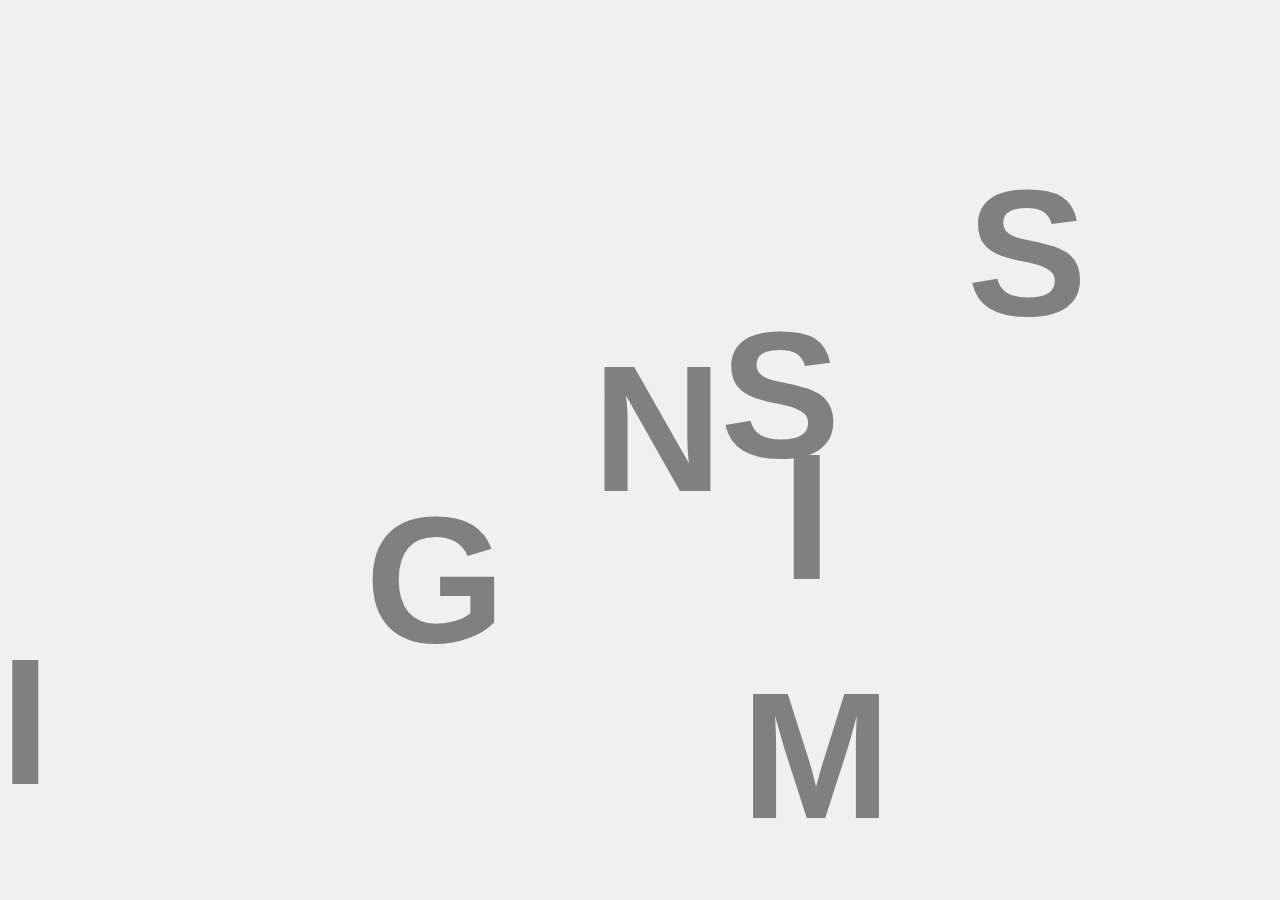
<file: index.html>
<!DOCTYPE html>
<html lang="en">
  <head>
    <meta charset="UTF-8" />
    <meta name="viewport" content="width=device-width, initial-scale=1.0" />
    <title>MISSING</title>
    <link rel="stylesheet" href="styles.css" />
  </head>
  <body>
    <div id="word-container">
      <div class="word">
        <span class="letter">M</span>
        <span class="letter">I</span>
        <span class="letter">S</span>
        <span class="letter">S</span>
        <span class="letter">I</span>
        <span class="letter">N</span>
        <span class="letter">G</span>
      </div>
    </div>

    <script src="script.js"></script>
  </body>
</html>
</file>
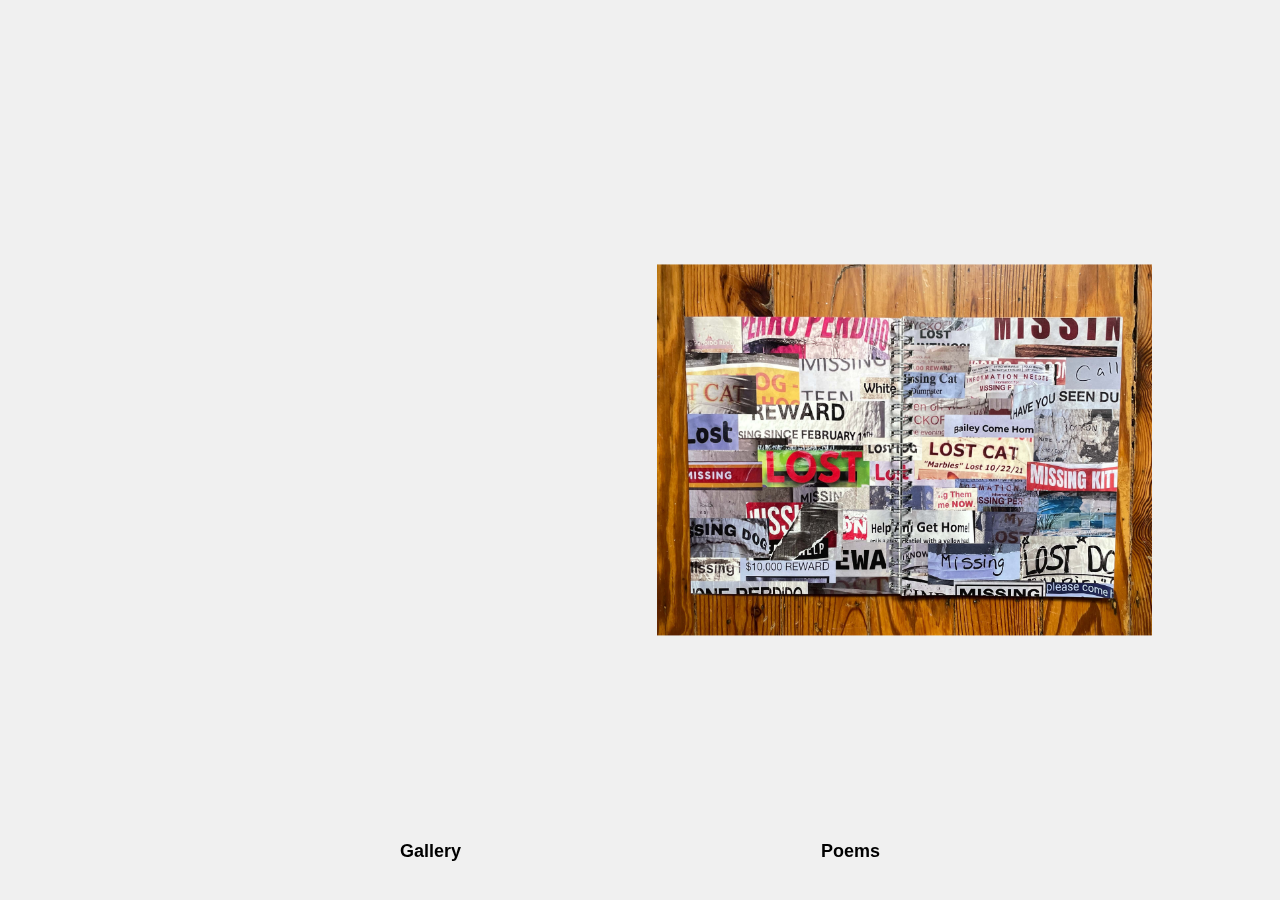
<file: about.html>
<!DOCTYPE html>
<html lang="en">
  <head>
    <meta charset="UTF-8" />
    <meta name="viewport" content="width=device-width, initial-scale=1.0" />
    <title>MISSING</title>
    <link rel="stylesheet" href="about.css" />
  </head>
  <body>
    <div class="title">ABOUT</div>

    <div class="description">
      MISSING serves as a digital extension of the themes explored in Chase
      Coury's book of the same name, which features a collection of missing
      posters alongside curated texts that examine absence and the feeling of
      incompleteness. Users can visually engage with concepts of loss and
      identity, with a particular emphasis on the poetic elements that
      complement the imagery. The platform invites exploration and
      interpretation, allowing users to reflect on the complexities of being
      missing in both a literal and metaphorical sense. Through this interactive
      experience, the website aims to foster a deeper understanding of the
      nuanced relationships between absence, memory, and selfhood.
    </div>

    <div class="links-container">
      <a href="gallery.html" class="link">Gallery</a>
      <a href="info.html" class="link">Poems</a>
    </div>

    <div class="image-container">
      <img id="bookImage" src="book/book1.jpg" alt="Book Image" />
    </div>

    <script src="about.js"></script>
  </body>
</html>
</file>
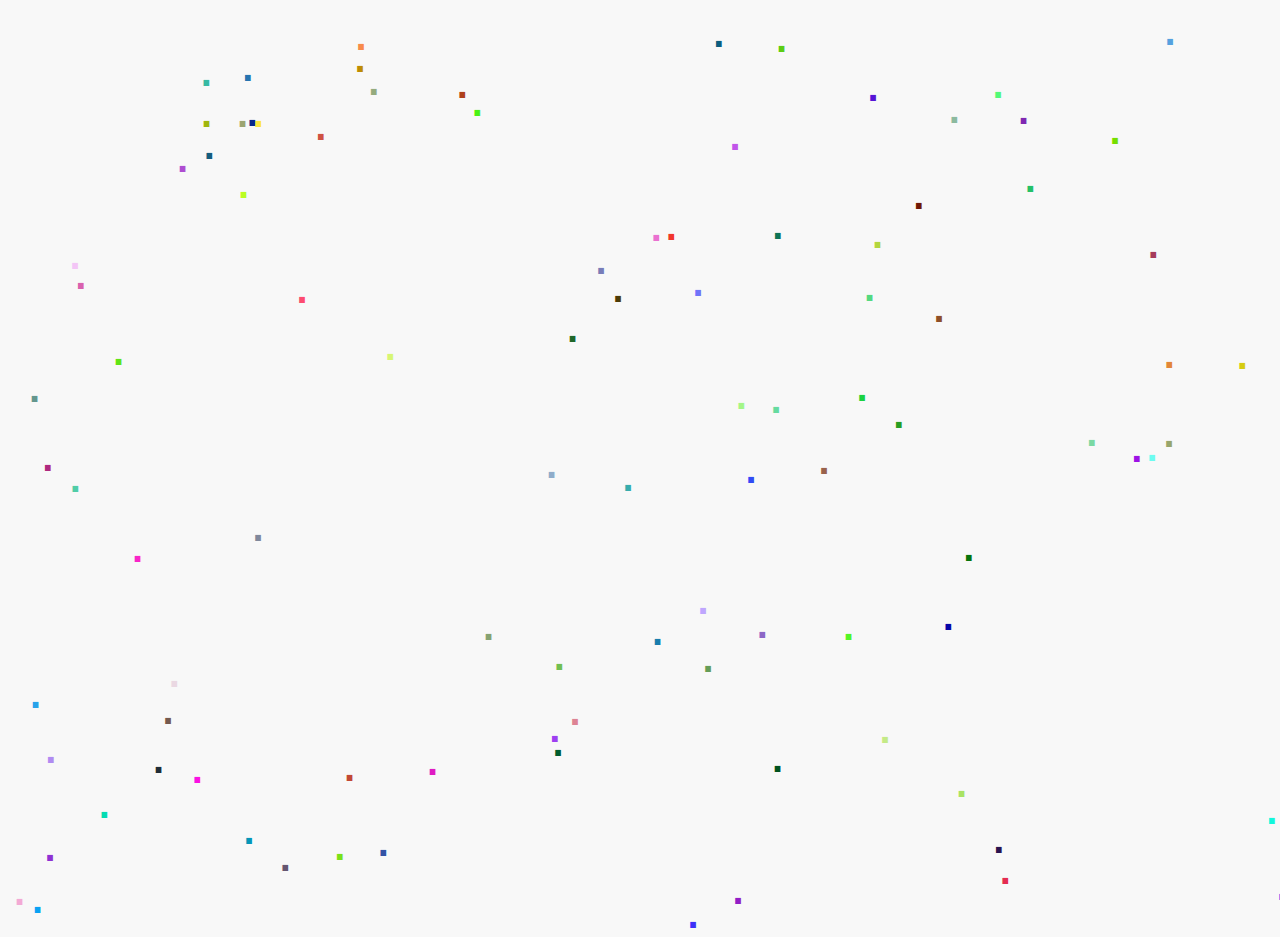
<file: errorPage.html>
<!DOCTYPE html>
<html lang="en">
  <head>
    <meta charset="UTF-8" />
    <meta name="viewport" content="width=device-width, initial-scale=1.0" />
    <title>MISSING</title>
    <link rel="stylesheet" href="errorPage.css" />
  </head>
  <body>
    <div class="container">
      <h1 class="question-mark">?</h1>
      <h1 class="error-message">Error Loading Page</h1>
      <p class="info-message">
        Clicked Image is Missing Visual Information of Subject
      </p>
      <p class="link-message">
        <a href="catalog.html" id="back-link">Back to Catalog</a>
      </p>
    </div>
    <script src="errorPage.js"></script>
  </body>
</html>
</file>
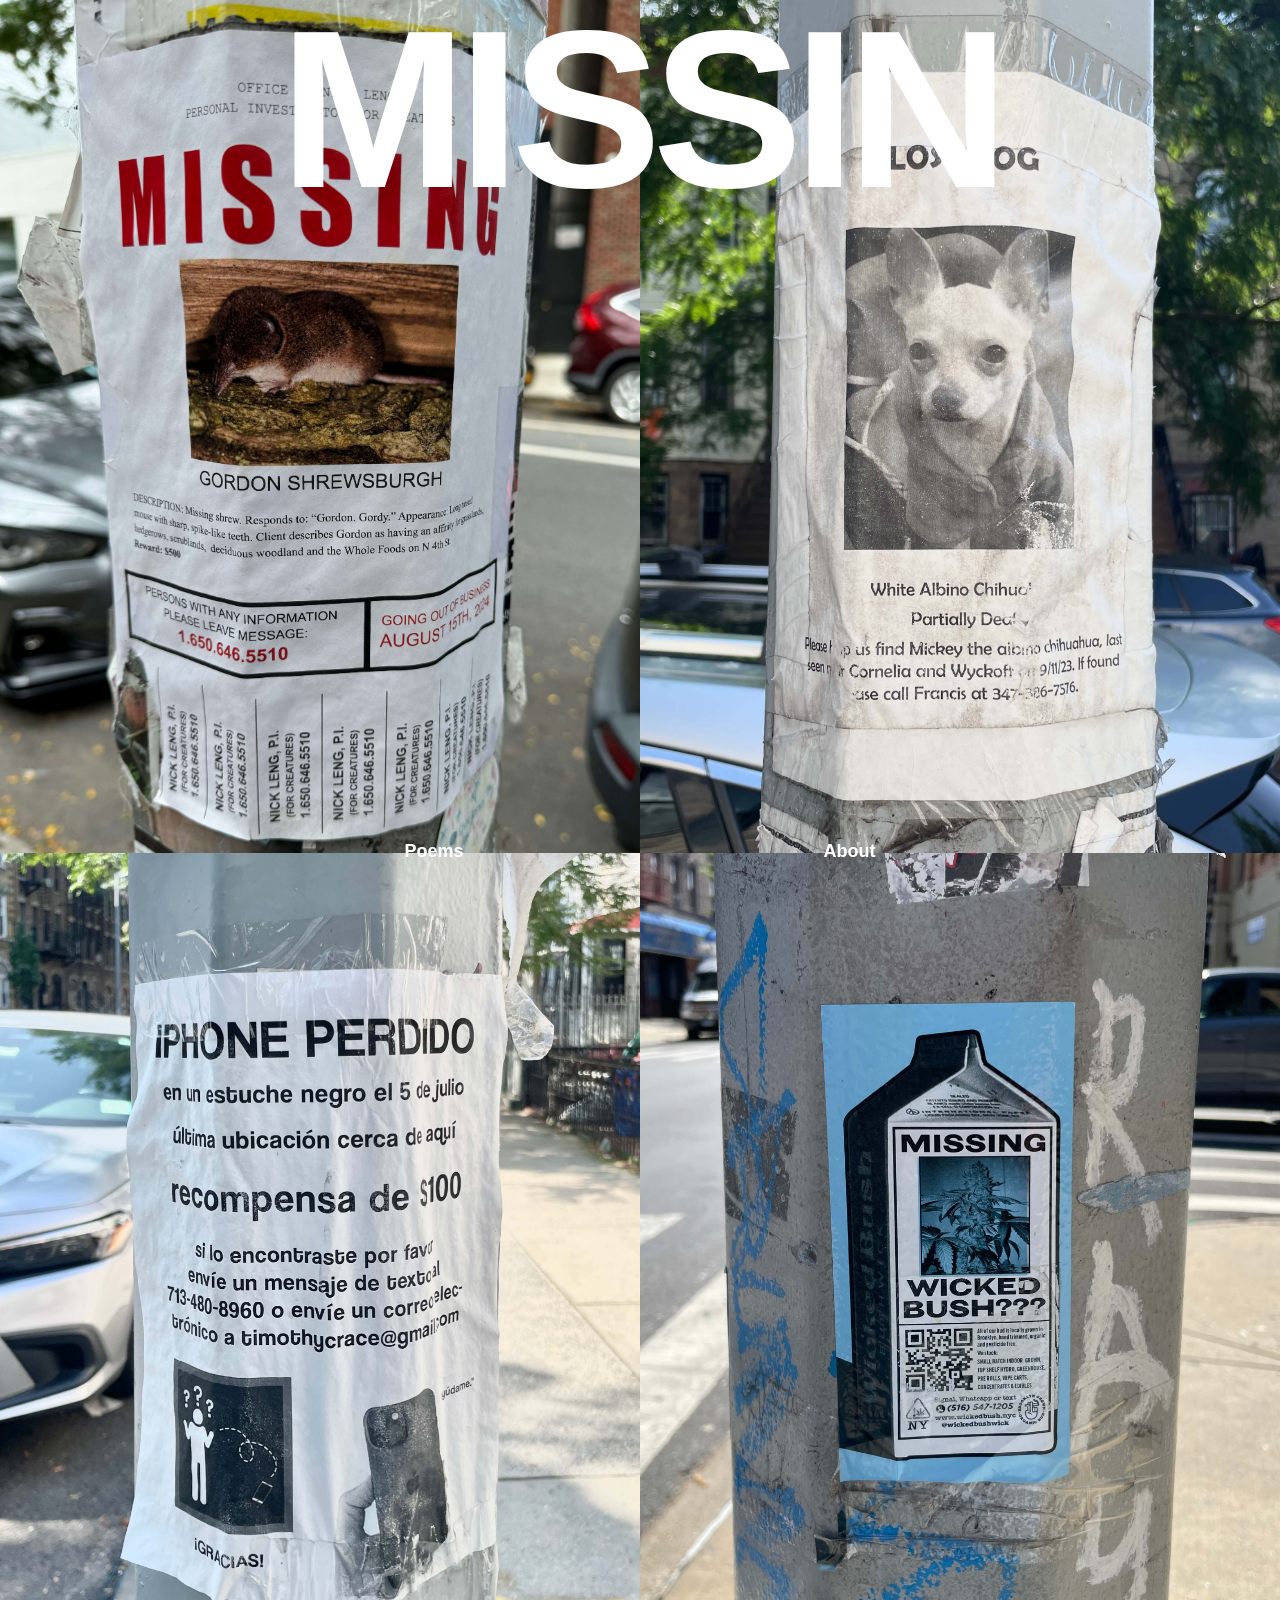
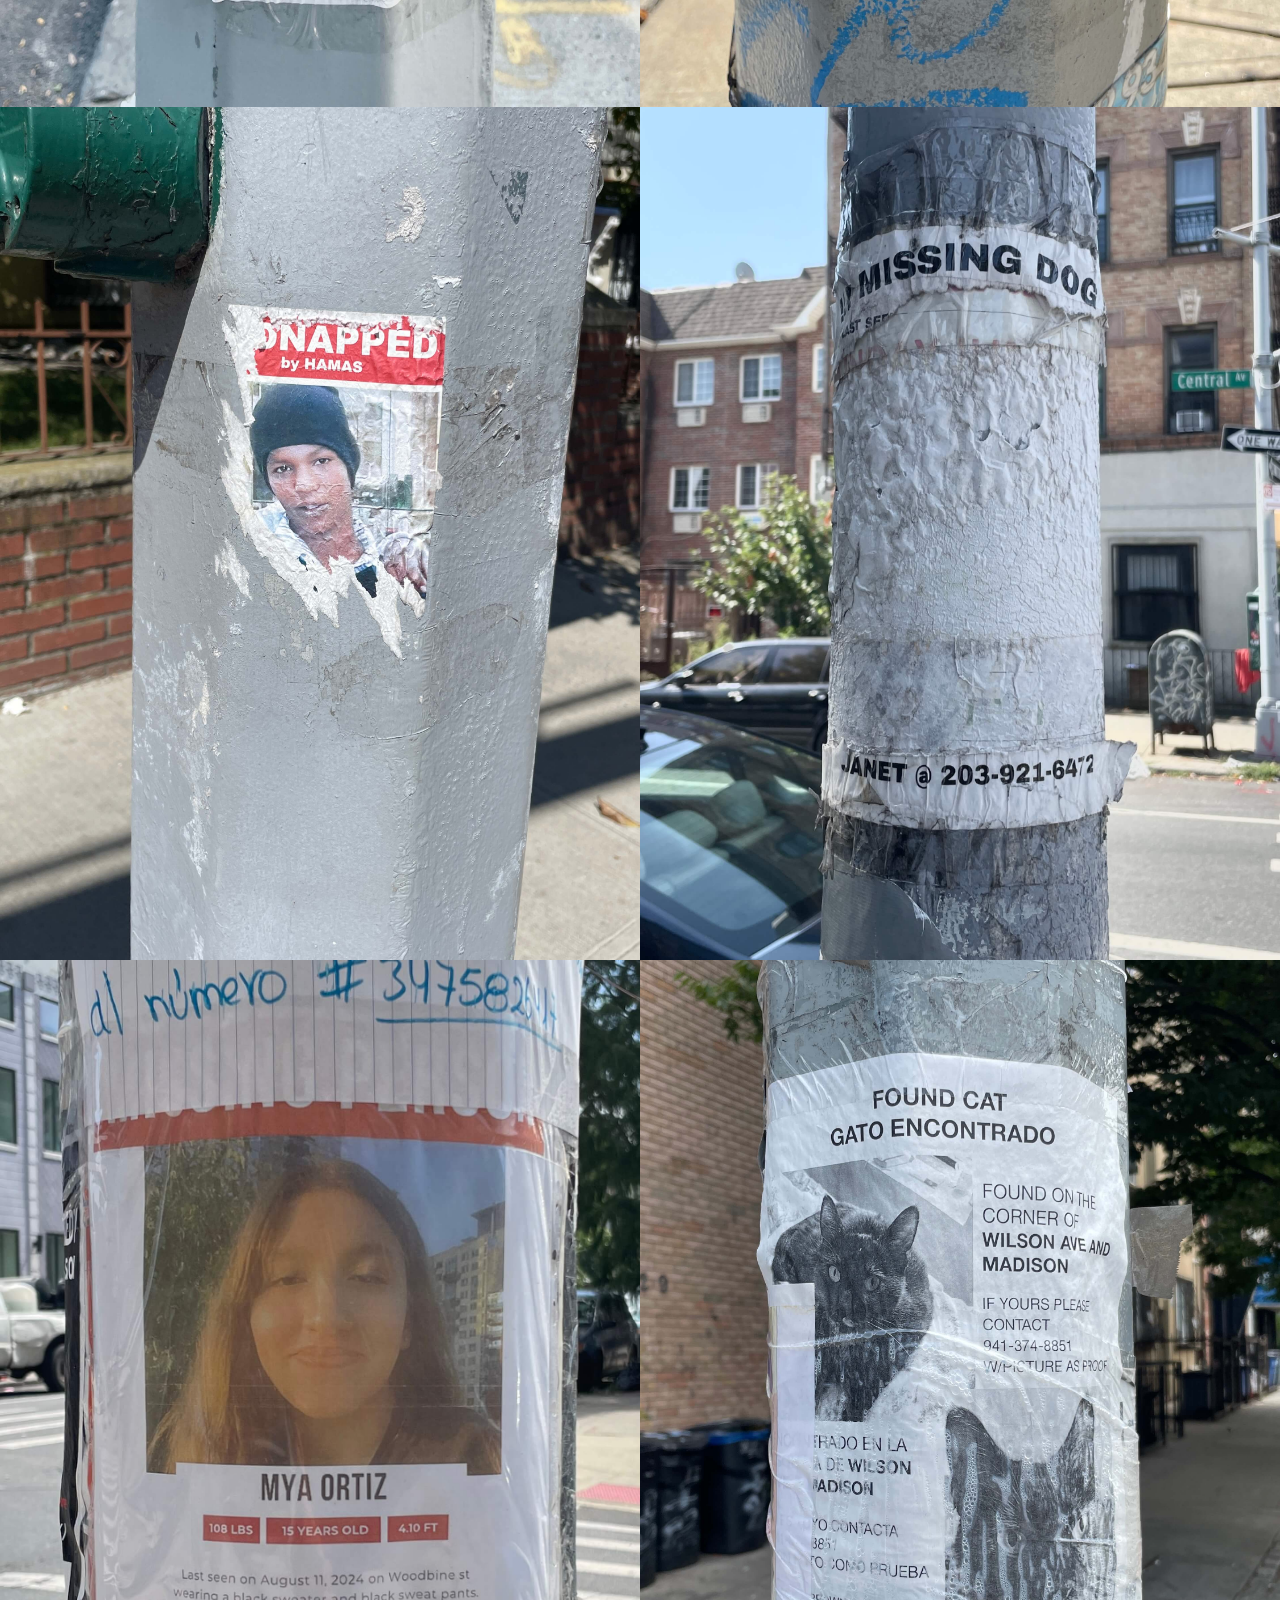
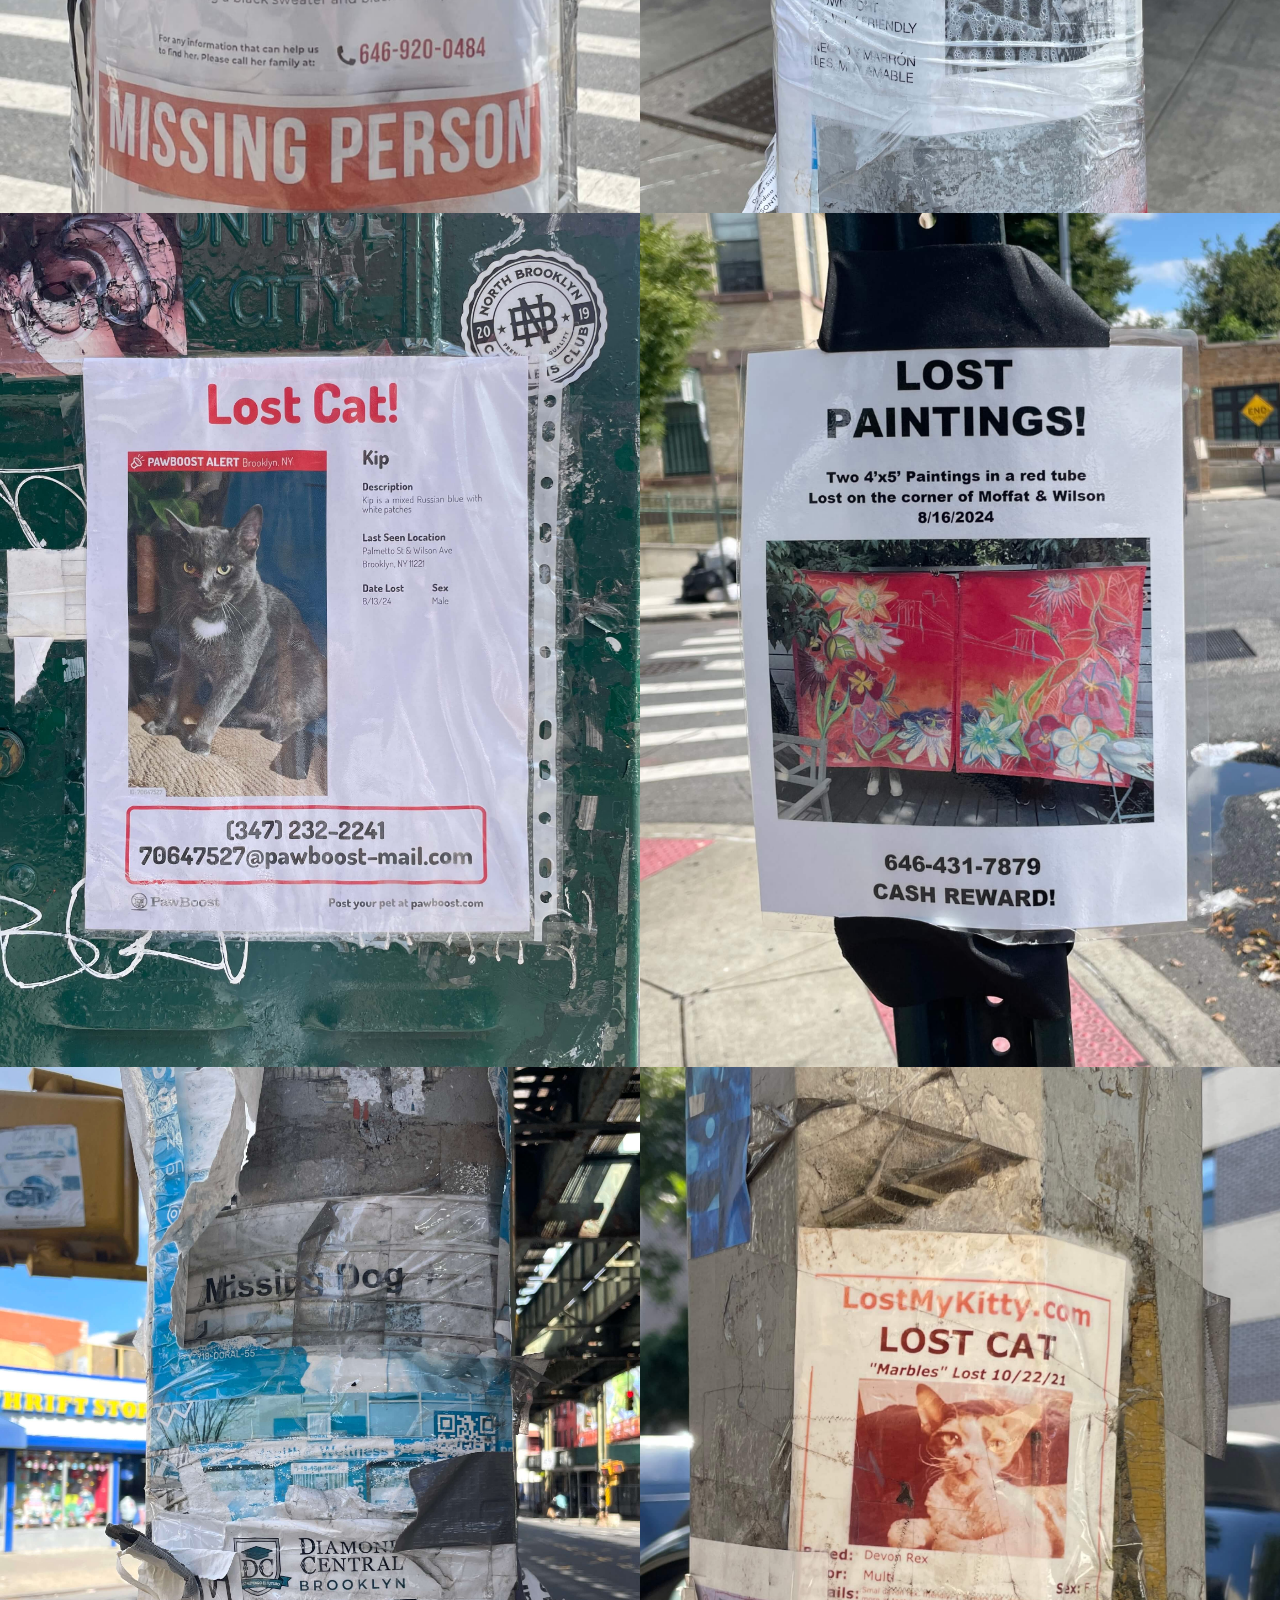
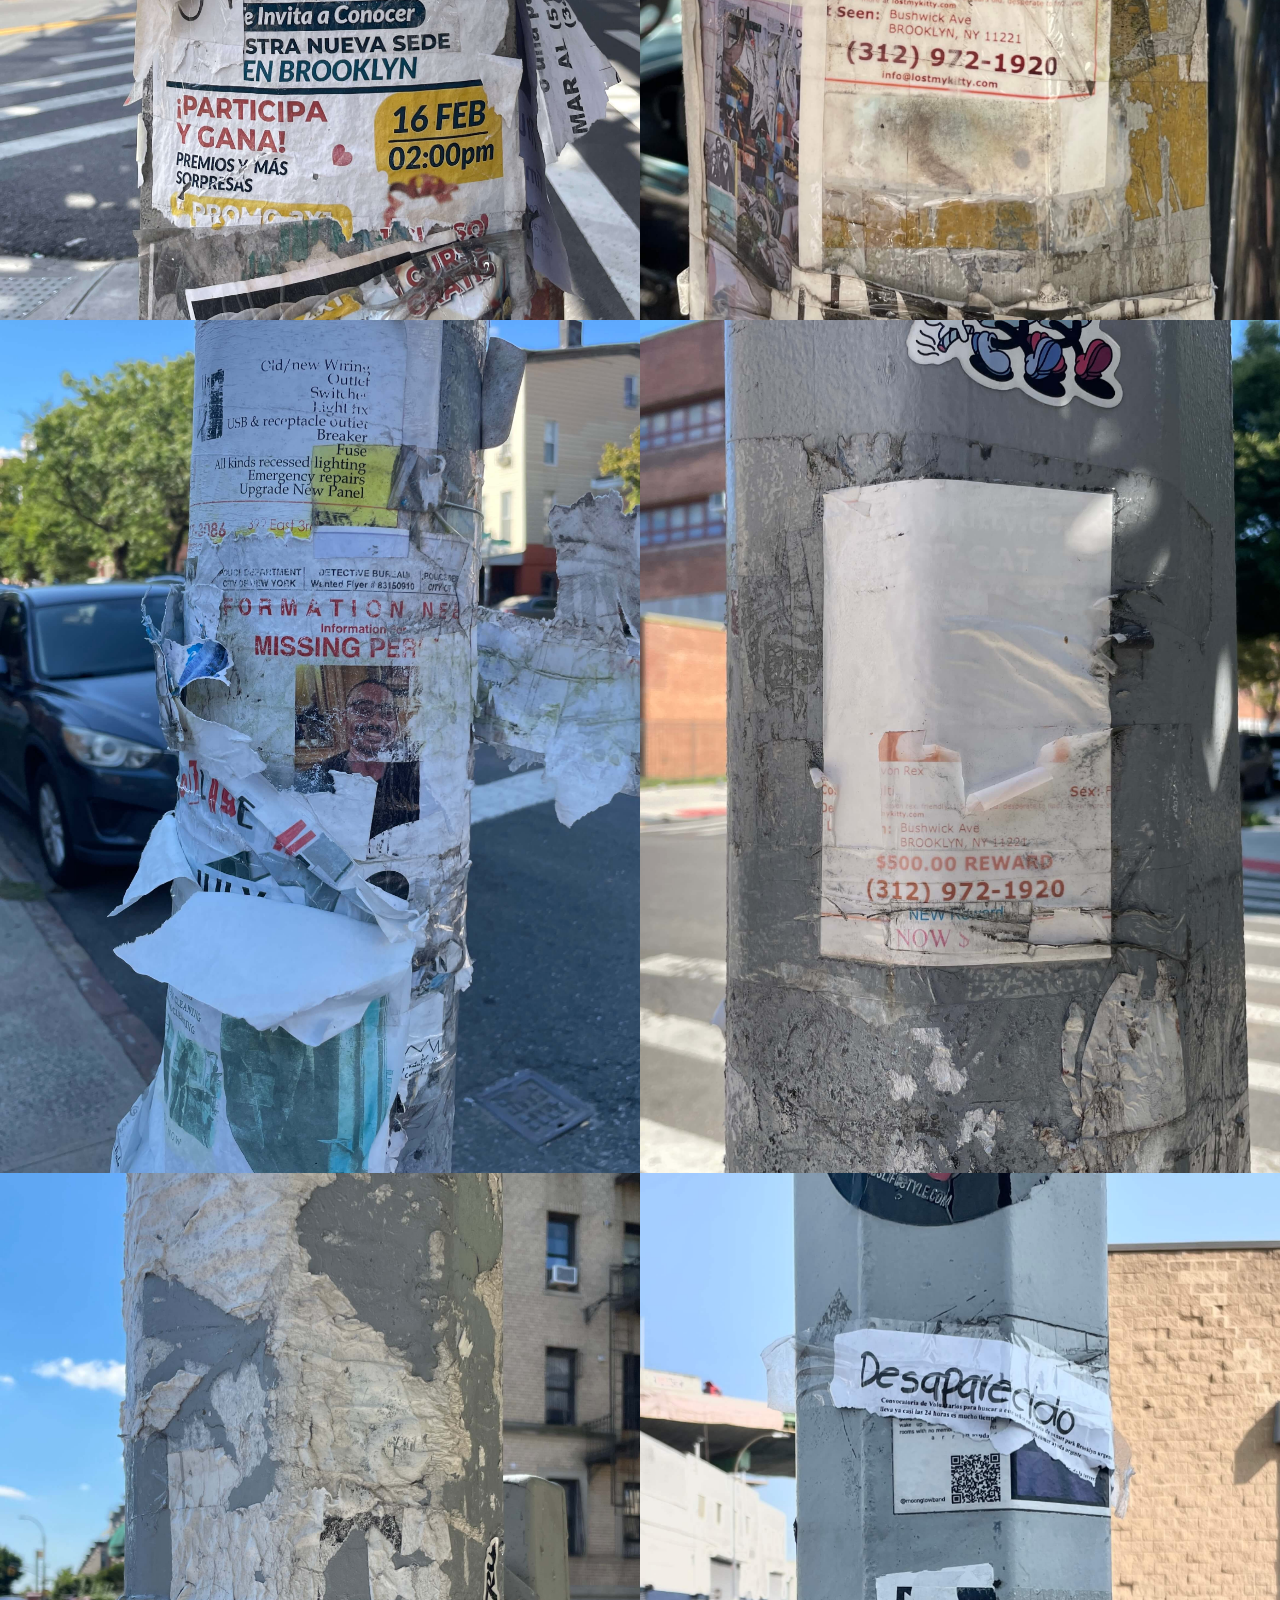
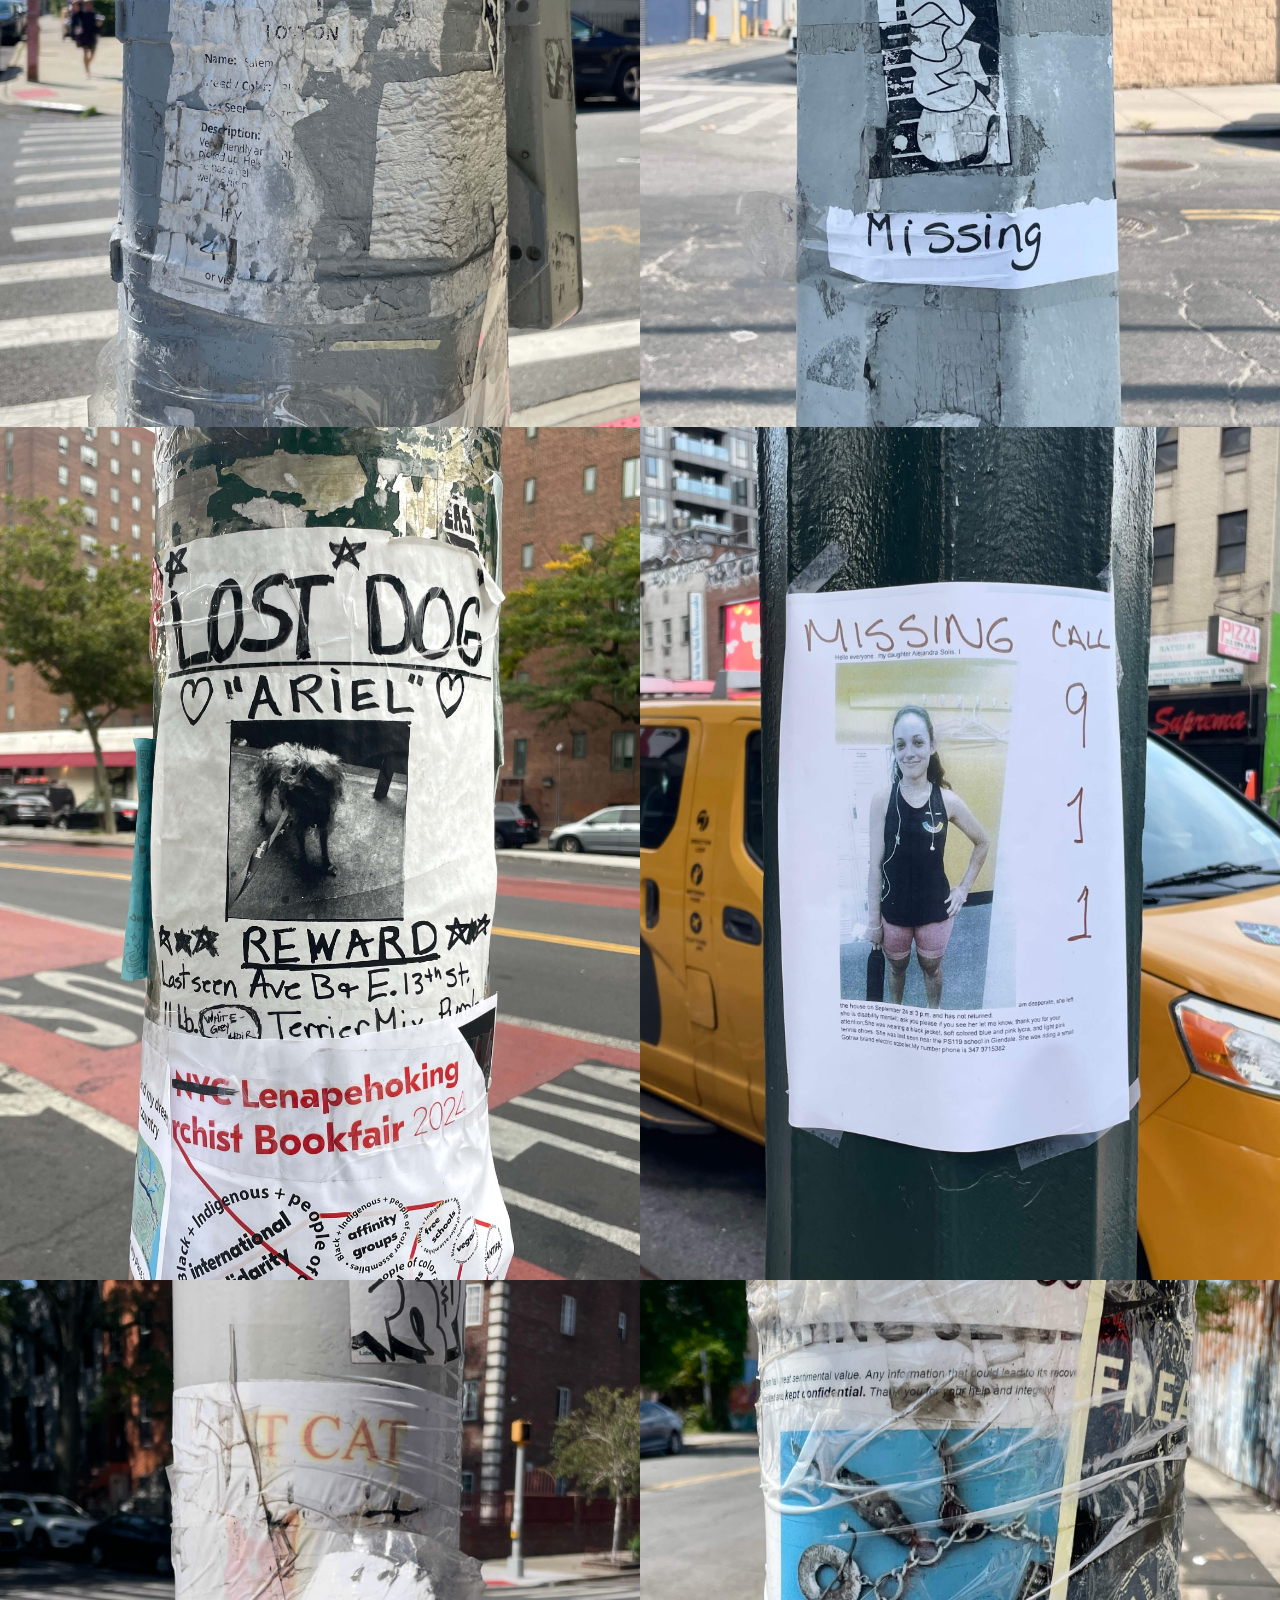
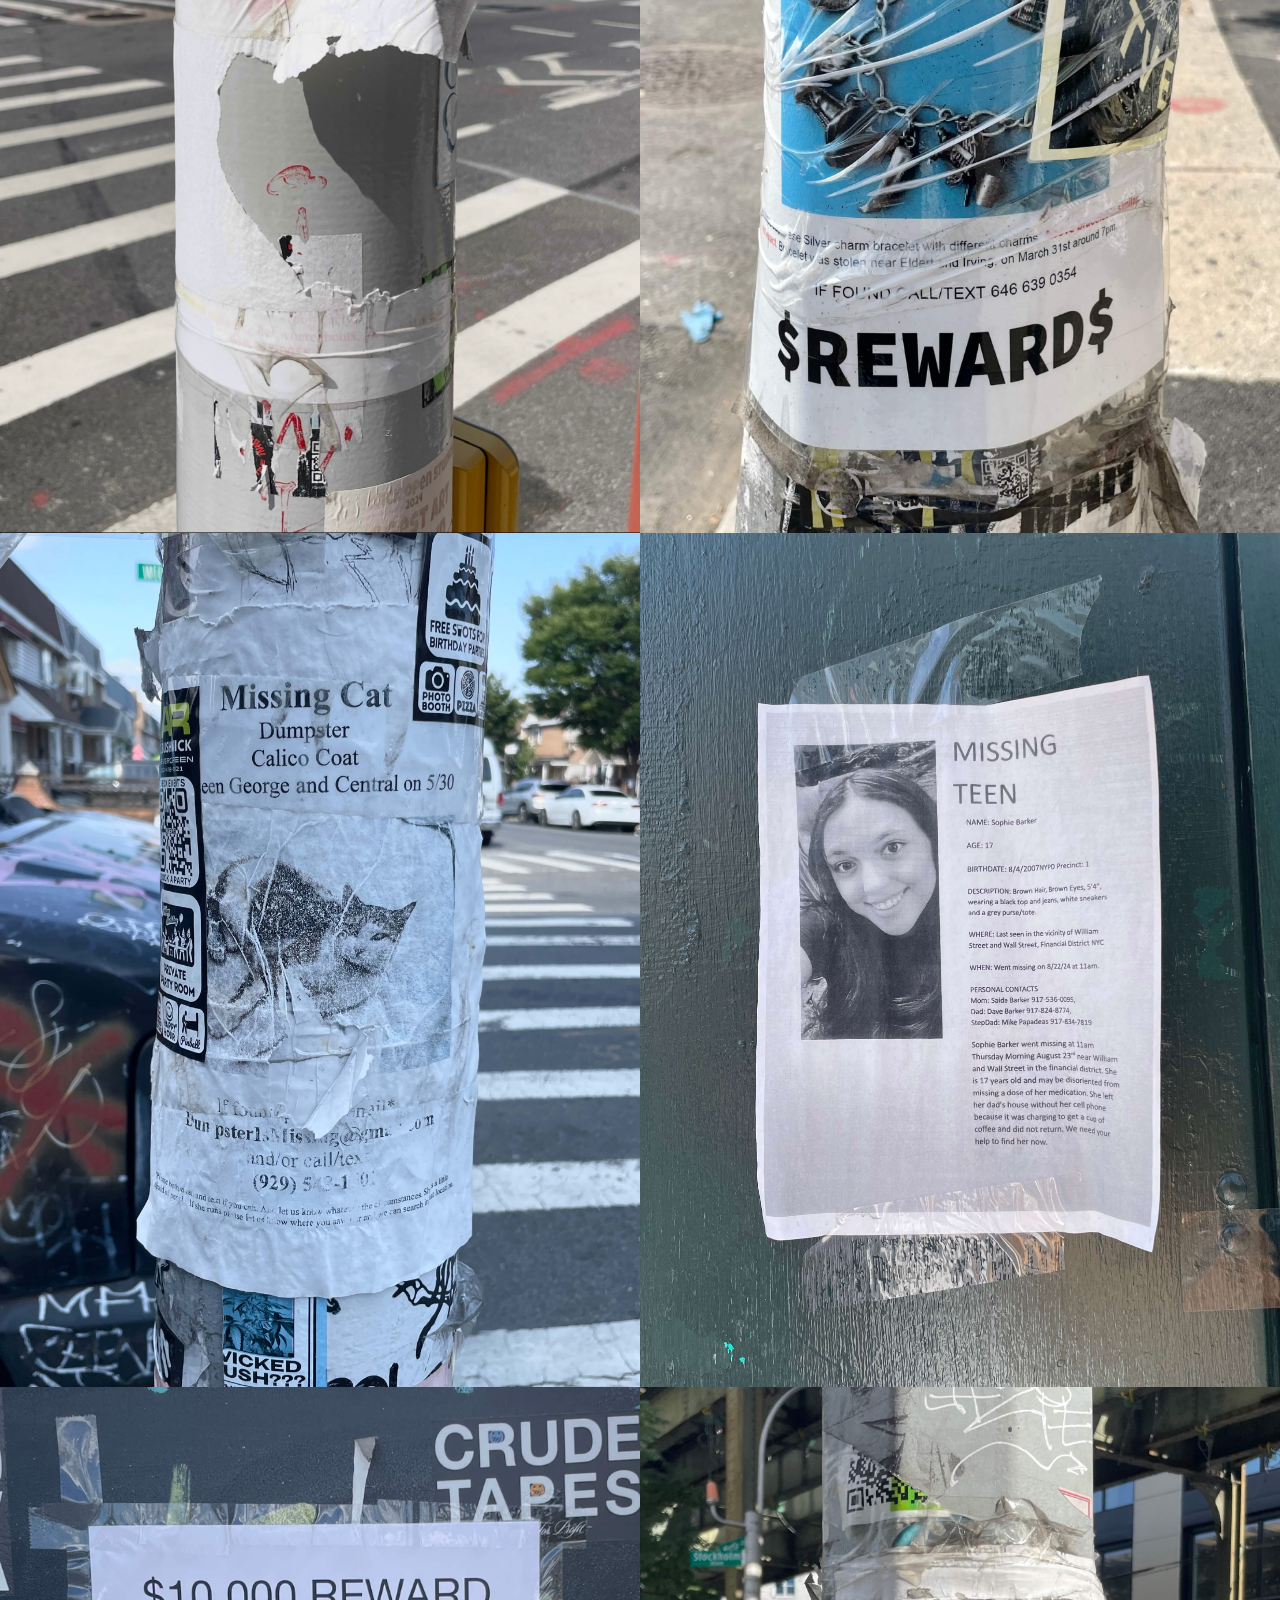
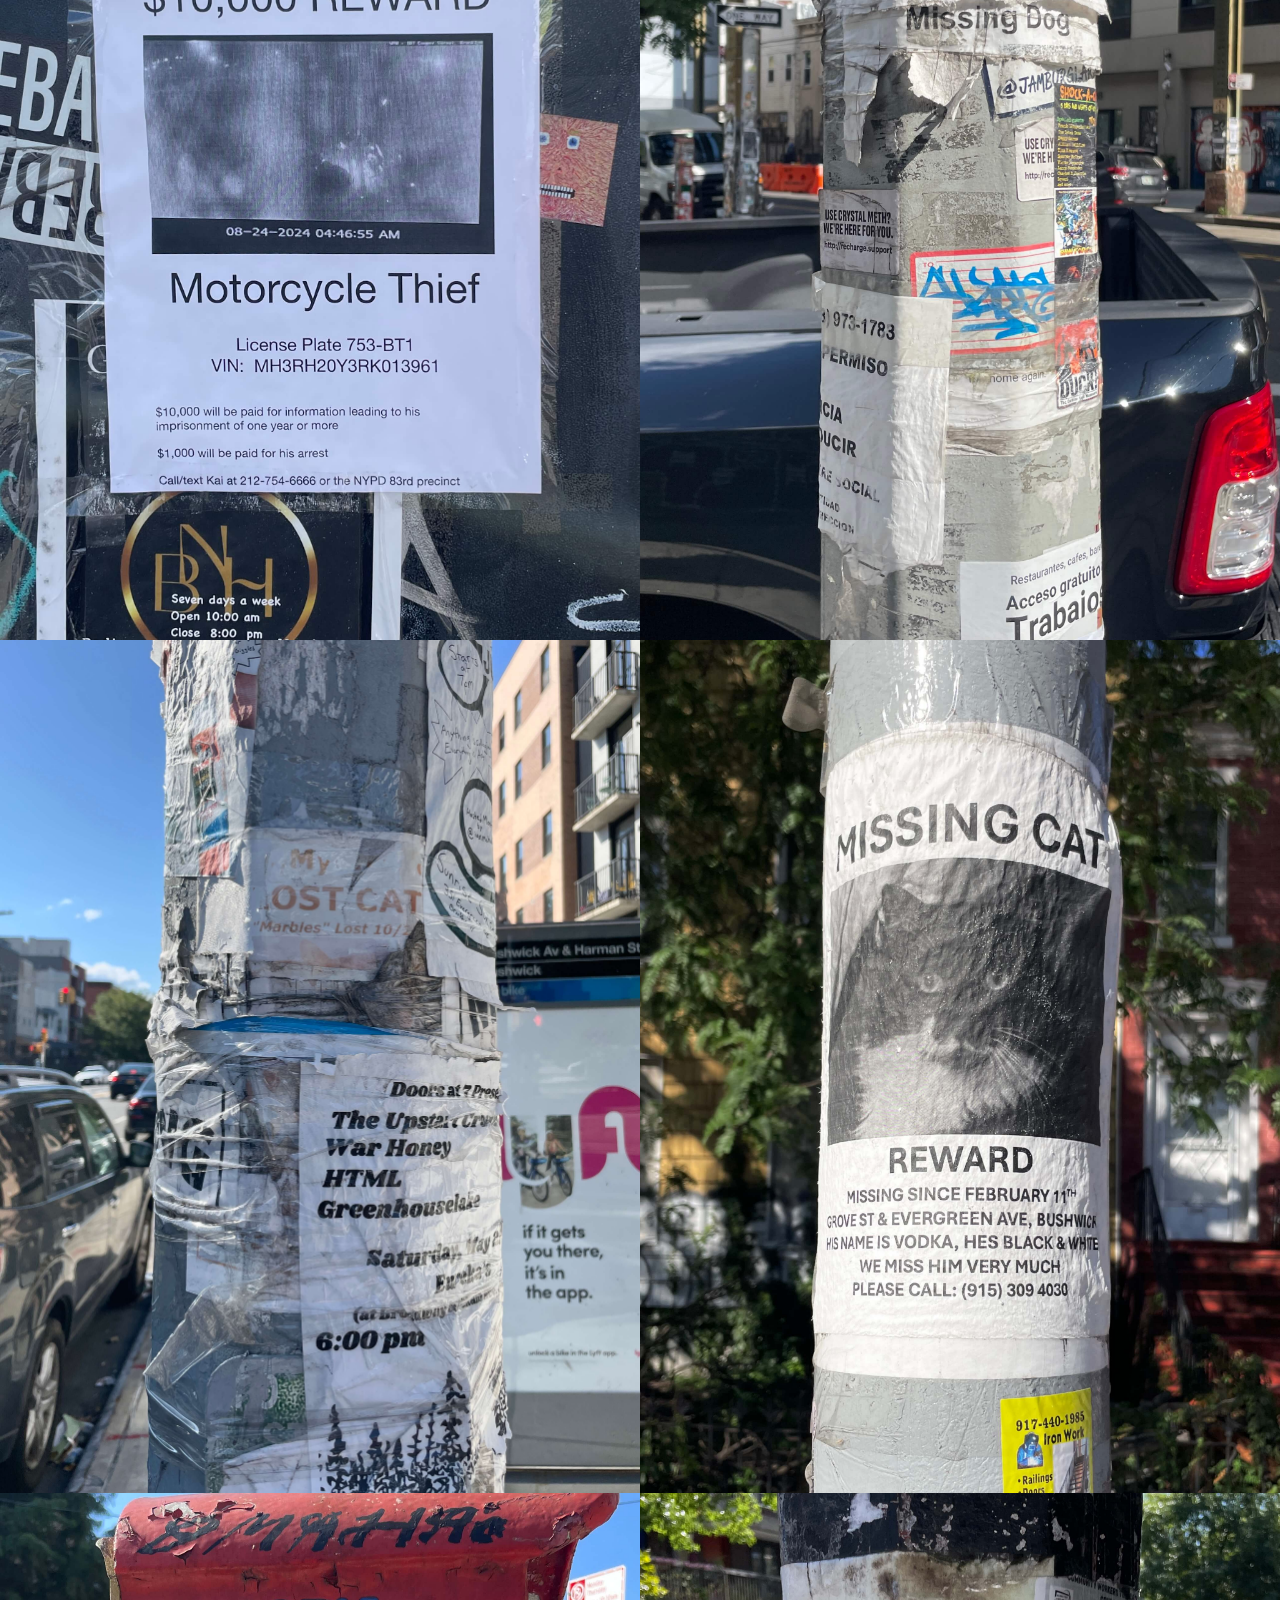
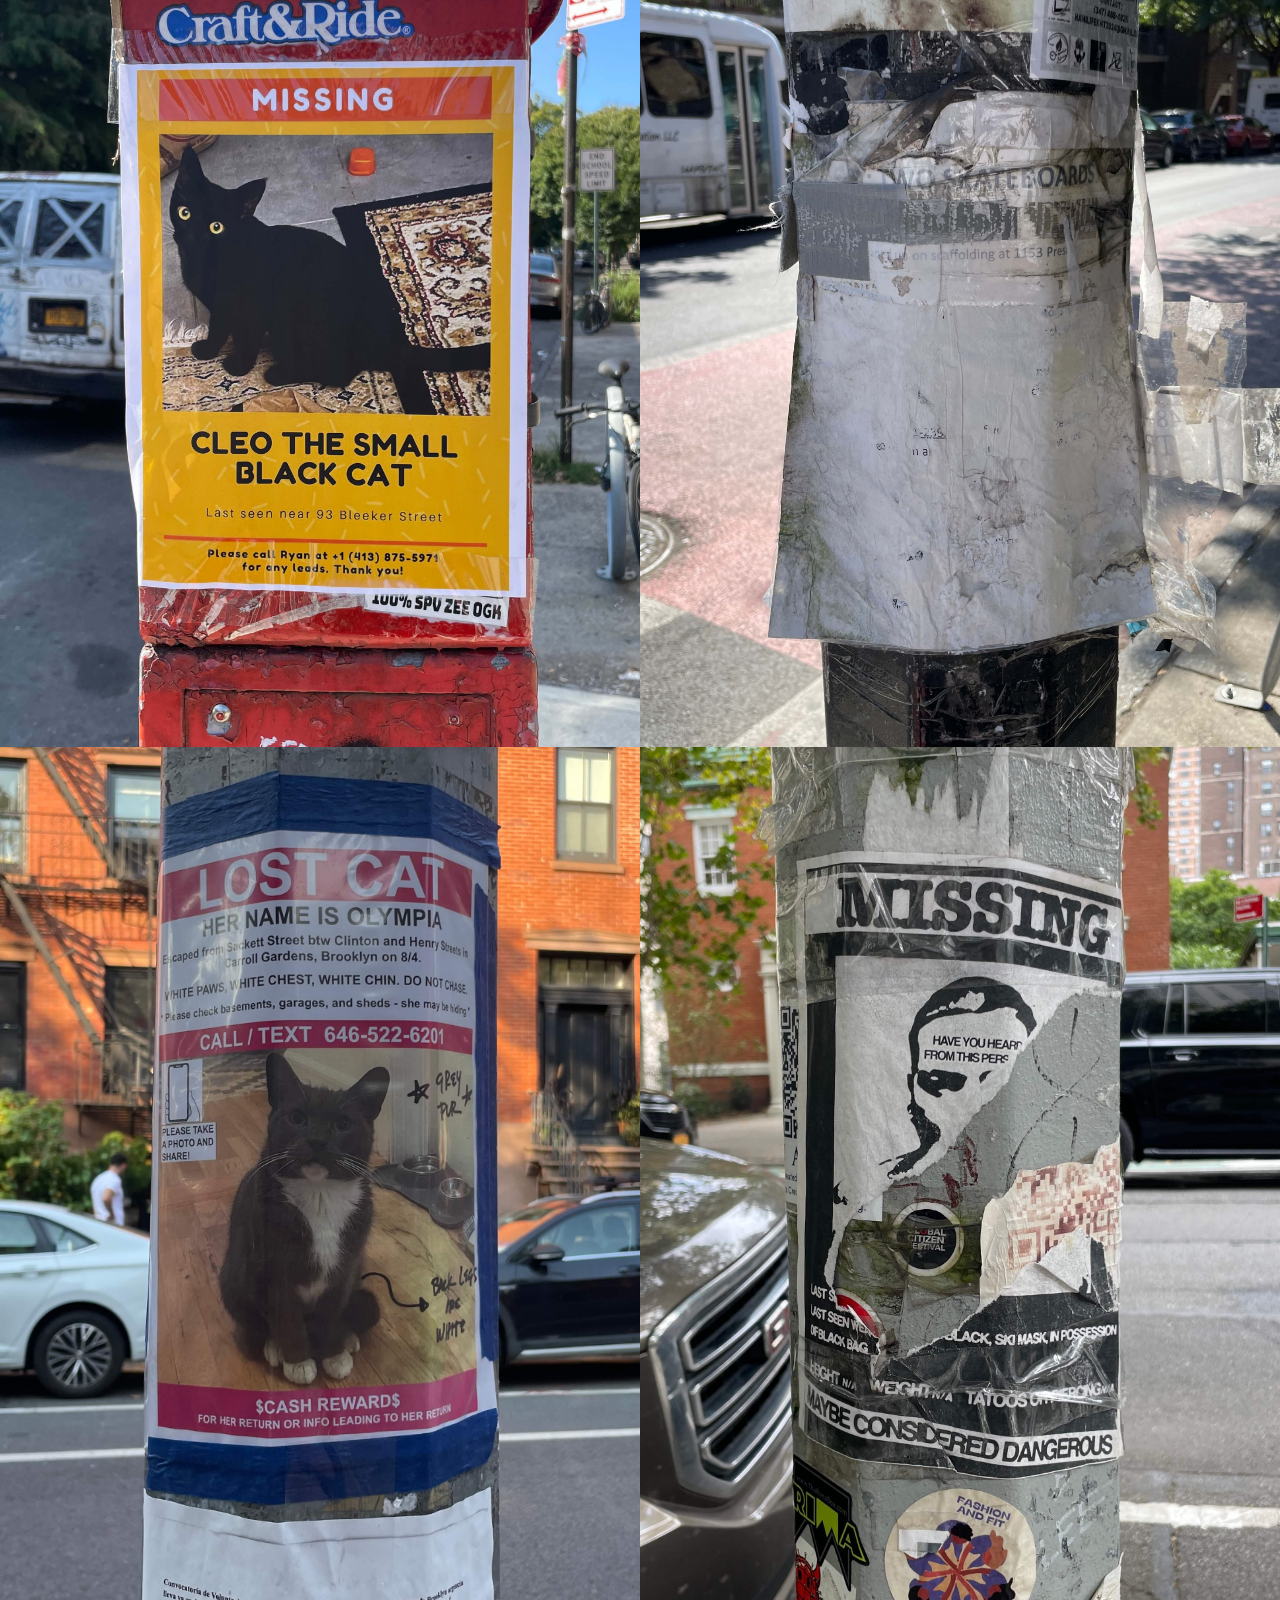
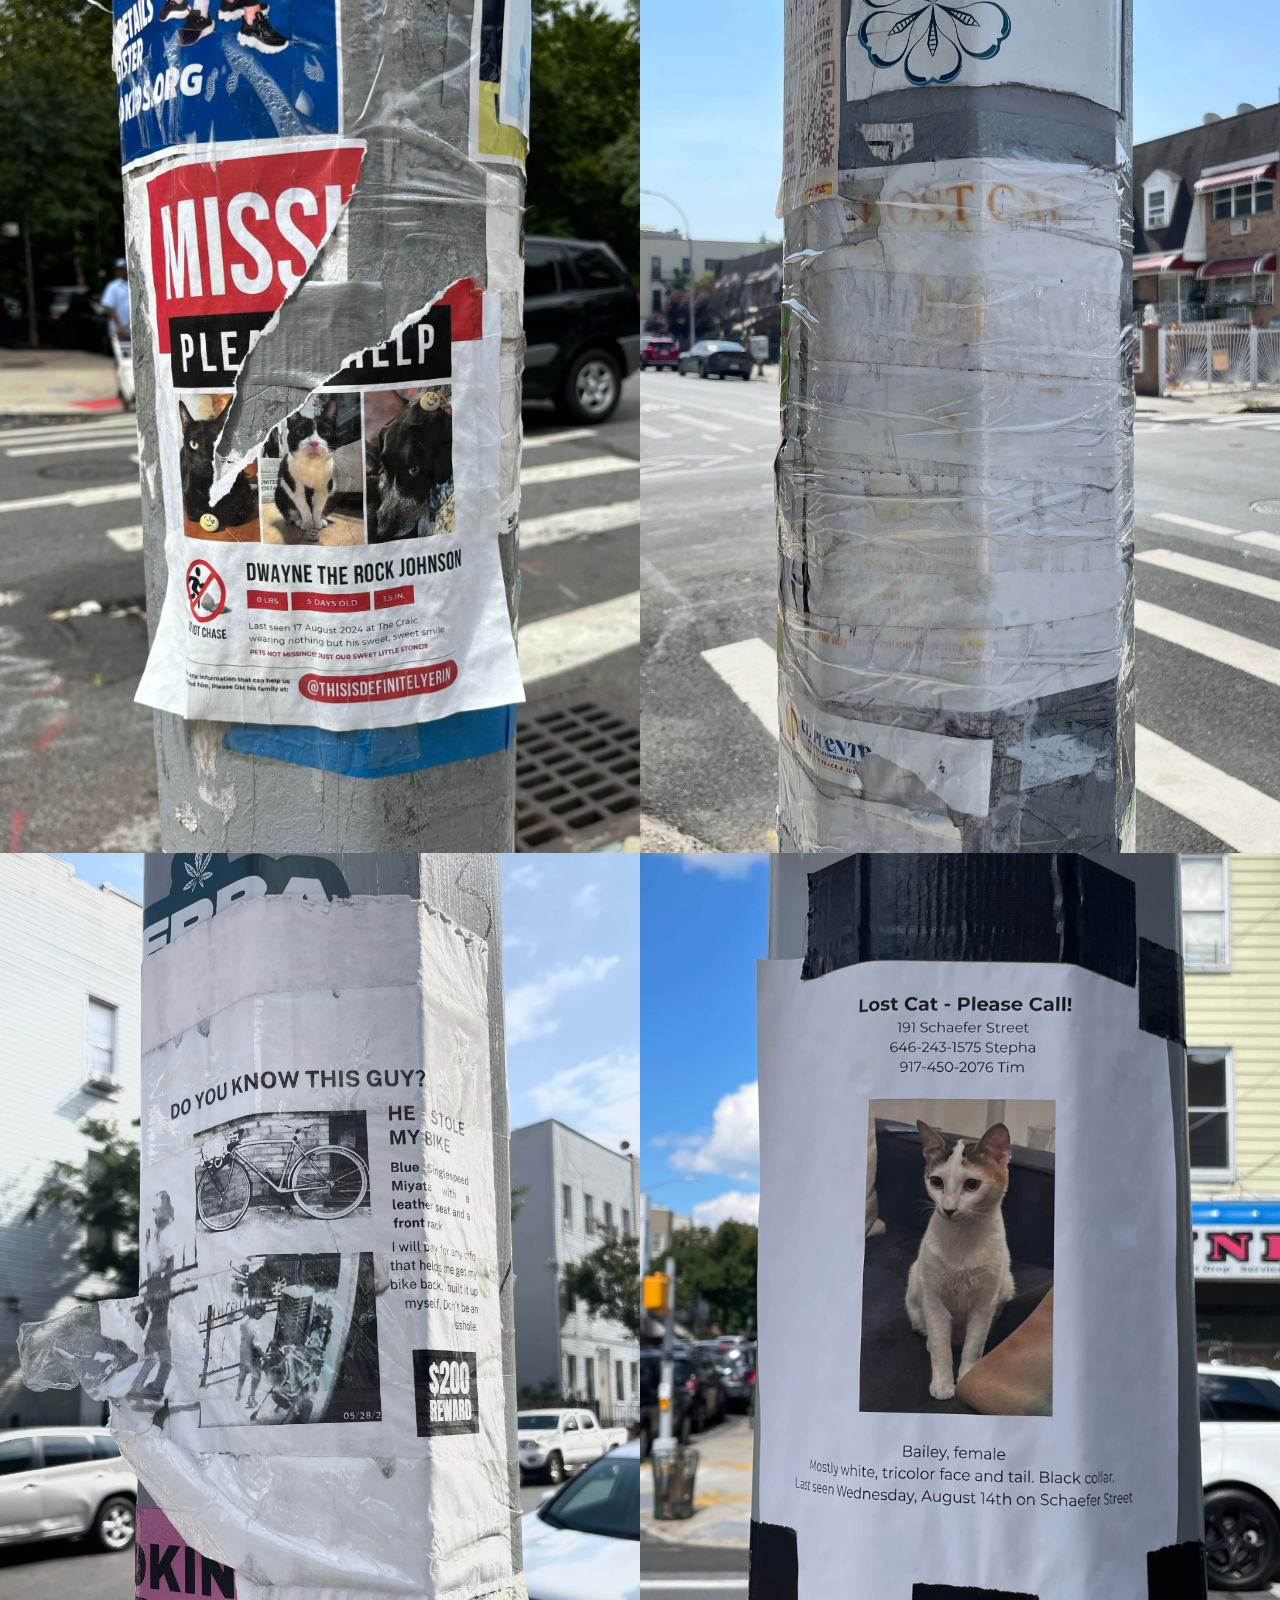
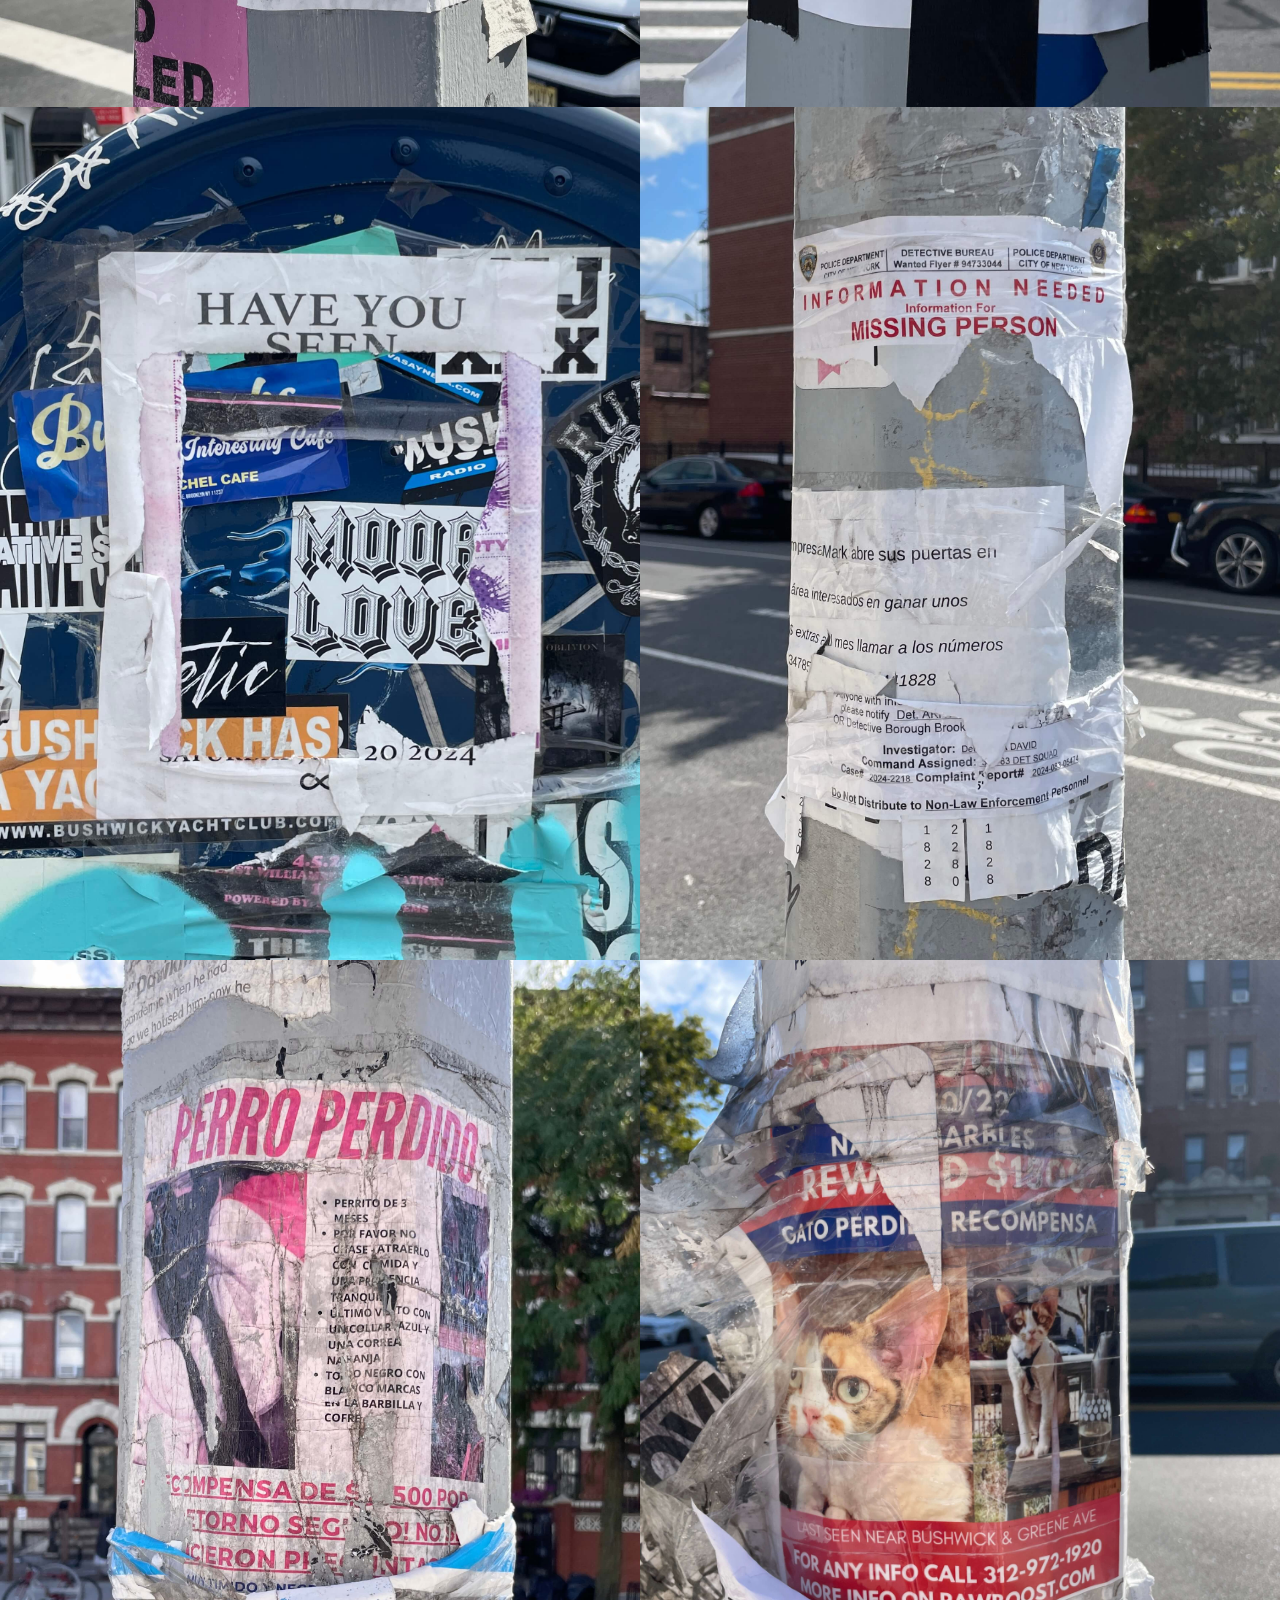
<file: gallery.html>
<!DOCTYPE html>
<html lang="en">
  <head>
    <meta charset="UTF-8" />
    <meta name="viewport" content="width=device-width, initial-scale=1.0" />
    <title>MISSING</title>
    <link rel="stylesheet" href="gallery.css" />
  </head>
  <body>
    <div class="title">MISSING</div>

    <div class="gallery-container">
      <!-- Gallery Images -->
      <div class="gallery">
        <img src="galleryPhotos/gallery1.jpg" alt="Gallery Image 1" />
      </div>
      <div class="gallery">
        <img src="galleryPhotos/gallery2.jpg" alt="Gallery Image 2" />
      </div>
      <div class="gallery">
        <img src="galleryPhotos/gallery3.jpg" alt="Gallery Image 3" />
      </div>
      <div class="gallery">
        <img src="galleryPhotos/gallery4.jpg" alt="Gallery Image 4" />
      </div>
      <div class="gallery">
        <img src="galleryPhotos/gallery5.jpg" alt="Gallery Image 5" />
      </div>
      <div class="gallery">
        <img src="galleryPhotos/gallery6.jpg" alt="Gallery Image 6" />
      </div>
      <div class="gallery">
        <img src="galleryPhotos/gallery7.jpg" alt="Gallery Image 7" />
      </div>
      <div class="gallery">
        <img src="galleryPhotos/gallery8.jpg" alt="Gallery Image 8" />
      </div>
      <div class="gallery">
        <img src="galleryPhotos/gallery9.jpg" alt="Gallery Image 9" />
      </div>
      <div class="gallery">
        <img src="galleryPhotos/gallery10.jpg" alt="Gallery Image 10" />
      </div>
      <div class="gallery">
        <img src="galleryPhotos/gallery11.jpg" alt="Gallery Image 11" />
      </div>
      <div class="gallery">
        <img src="galleryPhotos/gallery12.jpg" alt="Gallery Image 12" />
      </div>
      <div class="gallery">
        <img src="galleryPhotos/gallery13.jpg" alt="Gallery Image 13" />
      </div>
      <div class="gallery">
        <img src="galleryPhotos/gallery14.jpg" alt="Gallery Image 14" />
      </div>
      <div class="gallery">
        <img src="galleryPhotos/gallery15.jpg" alt="Gallery Image 15" />
      </div>
      <div class="gallery">
        <img src="galleryPhotos/gallery16.jpg" alt="Gallery Image 16" />
      </div>
      <div class="gallery">
        <img src="galleryPhotos/gallery17.jpg" alt="Gallery Image 17" />
      </div>
      <div class="gallery">
        <img src="galleryPhotos/gallery18.jpg" alt="Gallery Image 18" />
      </div>
      <div class="gallery">
        <img src="galleryPhotos/gallery19.jpg" alt="Gallery Image 19" />
      </div>
      <div class="gallery">
        <img src="galleryPhotos/gallery20.jpg" alt="Gallery Image 20" />
      </div>
      <div class="gallery">
        <img src="galleryPhotos/gallery21.jpg" alt="Gallery Image 21" />
      </div>
      <div class="gallery">
        <img src="galleryPhotos/gallery22.jpg" alt="Gallery Image 22" />
      </div>
      <div class="gallery">
        <img src="galleryPhotos/gallery23.jpg" alt="Gallery Image 23" />
      </div>
      <div class="gallery">
        <img src="galleryPhotos/gallery24.jpg" alt="Gallery Image 24" />
      </div>
      <div class="gallery">
        <img src="galleryPhotos/gallery25.jpg" alt="Gallery Image 25" />
      </div>
      <div class="gallery">
        <img src="galleryPhotos/gallery26.jpg" alt="Gallery Image 26" />
      </div>
      <div class="gallery">
        <img src="galleryPhotos/gallery27.jpg" alt="Gallery Image 27" />
      </div>
      <div class="gallery">
        <img src="galleryPhotos/gallery28.jpg" alt="Gallery Image 28" />
      </div>
      <div class="gallery">
        <img src="galleryPhotos/gallery29.jpg" alt="Gallery Image 29" />
      </div>
      <div class="gallery">
        <img src="galleryPhotos/gallery30.jpg" alt="Gallery Image 30" />
      </div>
      <div class="gallery">
        <img src="galleryPhotos/gallery31.jpg" alt="Gallery Image 31" />
      </div>
      <div class="gallery">
        <img src="galleryPhotos/gallery32.jpg" alt="Gallery Image 32" />
      </div>
      <div class="gallery">
        <img src="galleryPhotos/gallery33.jpg" alt="Gallery Image 33" />
      </div>
      <div class="gallery">
        <img src="galleryPhotos/gallery34.jpg" alt="Gallery Image 34" />
      </div>
      <div class="gallery">
        <img src="galleryPhotos/gallery35.jpg" alt="Gallery Image 35" />
      </div>
      <div class="gallery">
        <img src="galleryPhotos/gallery36.jpg" alt="Gallery Image 36" />
      </div>
      <div class="gallery">
        <img src="galleryPhotos/gallery37.jpg" alt="Gallery Image 37" />
      </div>
      <div class="gallery">
        <img src="galleryPhotos/gallery38.jpg" alt="Gallery Image 38" />
      </div>
      <div class="gallery">
        <img src="galleryPhotos/gallery39.jpg" alt="Gallery Image 39" />
      </div>
      <div class="gallery">
        <img src="galleryPhotos/gallery40.jpg" alt="Gallery Image 40" />
      </div>
      <div class="gallery">
        <img src="galleryPhotos/gallery41.jpg" alt="Gallery Image 41" />
      </div>
      <div class="gallery">
        <img src="galleryPhotos/gallery42.jpg" alt="Gallery Image 42" />
      </div>
      <div class="gallery">
        <img src="galleryPhotos/gallery43.jpg" alt="Gallery Image 43" />
      </div>
      <div class="gallery">
        <img src="galleryPhotos/gallery44.jpg" alt="Gallery Image 44" />
      </div>
      <div class="gallery">
        <img src="galleryPhotos/gallery45.jpg" alt="Gallery Image 45" />
      </div>
      <div class="gallery">
        <img src="galleryPhotos/gallery46.jpg" alt="Gallery Image 46" />
      </div>
      <div class="gallery">
        <img src="galleryPhotos/gallery47.jpg" alt="Gallery Image 47" />
      </div>
      <div class="gallery">
        <img src="galleryPhotos/gallery48.jpg" alt="Gallery Image 48" />
      </div>
      <div class="gallery">
        <img src="galleryPhotos/gallery49.jpg" alt="Gallery Image 49" />
      </div>
      <div class="gallery">
        <img src="galleryPhotos/gallery50.jpg" alt="Gallery Image 50" />
      </div>
      <div class="gallery">
        <img src="galleryPhotos/gallery51.jpg" alt="Gallery Image 51" />
      </div>
      <div class="gallery">
        <img src="galleryPhotos/gallery52.jpg" alt="Gallery Image 52" />
      </div>
      <div class="gallery">
        <img src="galleryPhotos/gallery53.jpg" alt="Gallery Image 53" />
      </div>
      <div class="gallery">
        <img src="galleryPhotos/gallery54.jpg" alt="Gallery Image 54" />
      </div>
    </div>

    <div class="links-container">
      <a href="info.html" class="link">Poems</a>
      <a href="about.html" class="link">About</a>
    </div>

    <script src="gallery.js"></script>
  </body>
</html>
</file>
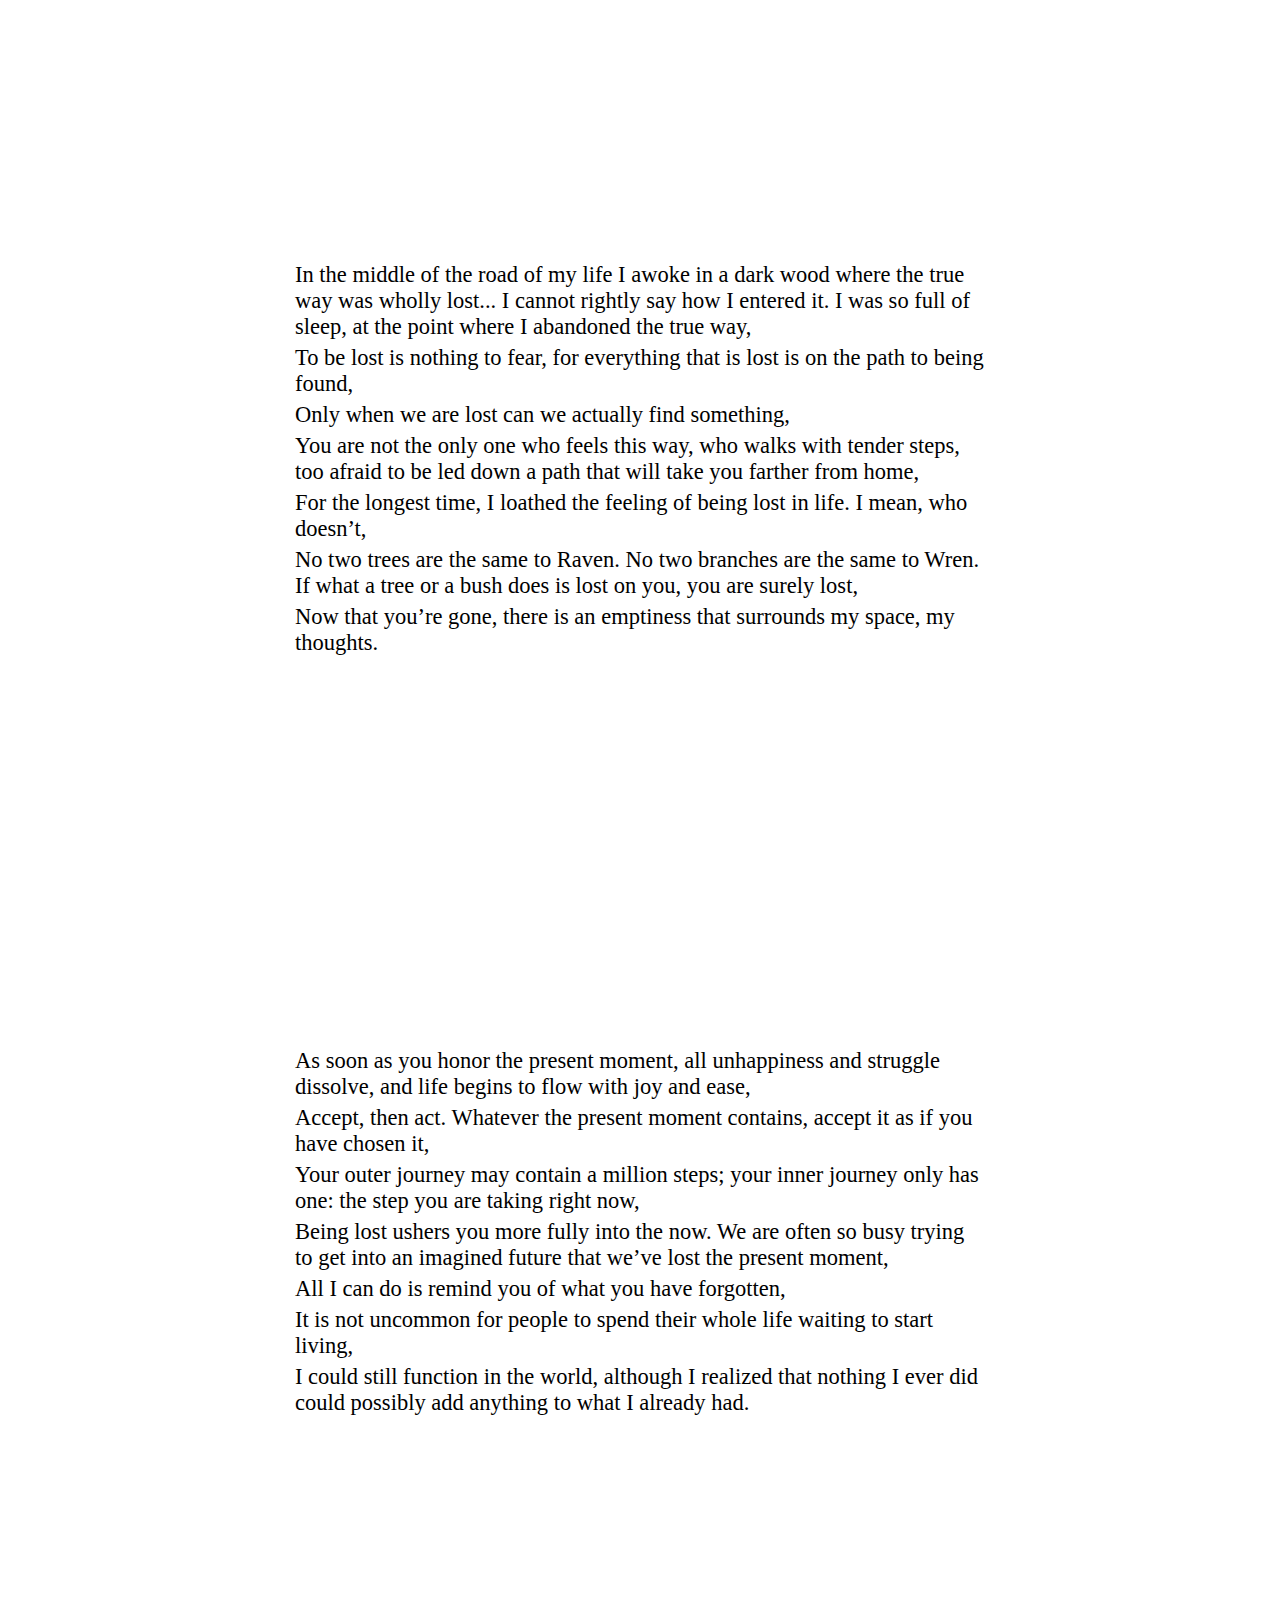
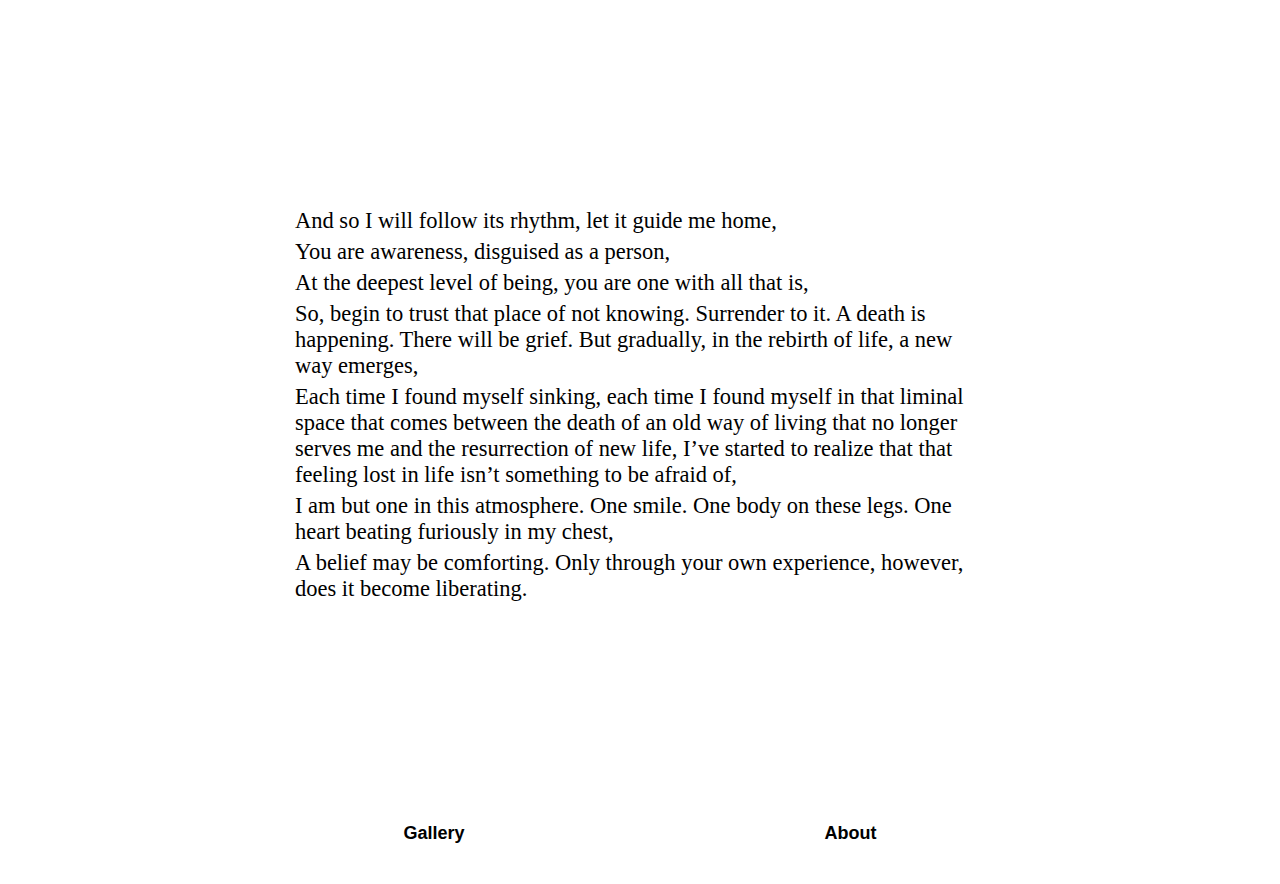
<file: info.html>
<!DOCTYPE html>
<html lang="en">
  <head>
    <meta charset="UTF-8" />
    <meta name="viewport" content="width=device-width, initial-scale=1.0" />
    <link rel="stylesheet" href="info.css" />
    <title>MISSING</title>
  </head>
  <body>
    <div class="container">
      <div class="title-container">
        <div class="title">BEING LOST</div>
      </div>
      <div id="poem-lost">
        <div class="line" draggable="true">
          In the middle of the road of my life I awoke in a dark wood where the
          true way was wholly lost... I cannot rightly say how I entered it. I
          was so full of sleep, at the point where I abandoned the true way
        </div>
        <div class="line" draggable="true">
          To be lost is nothing to fear, for everything that is lost is on the
          path to being found
        </div>
        <div class="line" draggable="true">
          Only when we are lost can we actually find something
        </div>
        <div class="line" draggable="true">
          You are not the only one who feels this way, who walks with tender
          steps, too afraid to be led down a path that will take you farther
          from home
        </div>
        <div class="line" draggable="true">
          For the longest time, I loathed the feeling of being lost in life. I
          mean, who doesn’t
        </div>
        <div class="line" draggable="true">
          No two trees are the same to Raven. No two branches are the same to
          Wren. If what a tree or a bush does is lost on you, you are surely
          lost
        </div>
        <div class="line" draggable="true">
          Now that you’re gone, there is an emptiness that surrounds my space,
          my thoughts
        </div>
      </div>

      <div class="title-container">
        <div class="title">THE PRESENT</div>
      </div>
      <div id="poem-surrender">
        <div class="line" draggable="true">
          As soon as you honor the present moment, all unhappiness and struggle
          dissolve, and life begins to flow with joy and ease
        </div>
        <div class="line" draggable="true">
          Accept, then act. Whatever the present moment contains, accept it as
          if you have chosen it
        </div>
        <div class="line" draggable="true">
          Your outer journey may contain a million steps; your inner journey
          only has one: the step you are taking right now
        </div>
        <div class="line" draggable="true">
          Being lost ushers you more fully into the now. We are often so busy
          trying to get into an imagined future that we’ve lost the present
          moment
        </div>
        <div class="line" draggable="true">
          All I can do is remind you of what you have forgotten
        </div>
        <div class="line" draggable="true">
          It is not uncommon for people to spend their whole life waiting to
          start living
        </div>
        <div class="line" draggable="true">
          I could still function in the world, although I realized that nothing
          I ever did could possibly add anything to what I already had
        </div>
      </div>

      <div class="title-container">
        <div class="title">FINDING MEANING</div>
      </div>
      <div id="poem-meaning">
        <div class="line" draggable="true">
          And so I will follow its rhythm, let it guide me home
        </div>
        <div class="line" draggable="true">
          You are awareness, disguised as a person
        </div>
        <div class="line" draggable="true">
          At the deepest level of being, you are one with all that is
        </div>
        <div class="line" draggable="true">
          So, begin to trust that place of not knowing. Surrender to it. A death
          is happening. There will be grief. But gradually, in the rebirth of
          life, a new way emerges
        </div>
        <div class="line" draggable="true">
          Each time I found myself sinking, each time I found myself in that
          liminal space that comes between the death of an old way of living
          that no longer serves me and the resurrection of new life, I’ve
          started to realize that that feeling lost in life isn’t something to
          be afraid of
        </div>
        <div class="line" draggable="true">
          I am but one in this atmosphere. One smile. One body on these legs.
          One heart beating furiously in my chest
        </div>
        <div class="line" draggable="true">
          A belief may be comforting. Only through your own experience, however,
          does it become liberating
        </div>
      </div>

      <!-- Centered Quote Section -->
      <div class="quote-container">
        <p class="quote-text">
          “Realize deeply that the present moment is all you ever have. Say
          “yes” to life, and see how life suddenly starts working for you rather
          than against you”
        </p>
      </div>

      <!-- Links Section -->
      <div class="links-container">
        <a href="gallery.html" class="link">Gallery</a>
        <a href="about.html" class="link">About</a>
      </div>
    </div>
    <script src="info.js"></script>
  </body>
</html>
</file>
<file: styles.css>
body, html {
    height: 100%;
    margin: 0;
    display: flex;
    justify-content: center;
    align-items: center;
    background-color: #f0f0f0;
    font-family: Arial, sans-serif;
    overflow: hidden; /* Prevent scrolling */
    user-select: none; /* Disable text selection */
    transition: background-color 1s ease; /* Add transition for fading */
}

#word-container {
    position: relative;
    width: 100vw;
    height: 100vh;
    transition: opacity 1s ease; /* Add transition for fading the text */
}

.letter {
    position: absolute;
    color: grey;
    font-size: 20vh;
    font-weight: bold;
    transition: color 0.3s ease, transform 0.5s ease;
    cursor: default;
}

.letter.visible {
    color: black;
}

.letter.word-clickable {
    cursor: pointer;
}

.letter.word-clickable:hover {
    color: #cd0000;
}

.centered {
    transition: transform 1s ease;
}

.cursor-trail {
    position: absolute;
    color: black;
    font-size: 15px;
    font-weight: bold;
    pointer-events: none; /* Makes the question marks unselectable */
    animation: moveRandomly 5s infinite ease-in-out;
}

@keyframes moveRandomly {
    0% { transform: translate(0, 0); }
    25% { transform: translate(10px, -10px); }
    50% { transform: translate(-10px, 15px); }
    75% { transform: translate(15px, 5px); }
    100% { transform: translate(-15px, -5px); }
}
</file>
<file: about.css>
/* Fade-in effect for the body */
body {
    font-family: Arial, sans-serif;
    display: flex;
    flex-direction: column;
    align-items: center;
    background-color: #f0f0f0;
    margin: 0;
    font-size: 2.5vh;
    opacity: 0; /* Start with no visibility */
    transition: opacity 0.5s ease-in; /* Fade-in transition */
}

/* Title typing effect */
.title {
    margin-top: -20px;
    position: fixed;
    text-align: center;
    font-size: 25vh; /* Large text size */
    font-weight: bold; /* Bold text */
    font-family: Arial, sans-serif; /* Set font to Arial */
    color: rgb(0, 0, 0);
    z-index: 3; /* Ensure it appears above other content */
    letter-spacing: -0.04em; /* Tighter tracking */
    overflow: hidden; /* Ensure overflow is hidden */
    white-space: nowrap; /* Prevent text from wrapping */
}

/* Description styling */
.description {
    text-align: left;            /* Aligns text to the left */
    position: absolute;          /* Allows for absolute positioning */
    top: 39%;                   /* Moves the element to the middle of the screen */
    left: 10%;                   /* Start from the left side */
    max-width: 40vw;           /* Sets a maximum width for the text */
    margin: 0;                   /* Remove margin to start typing from the left */
    padding: 0 20px;            /* Adds padding to the left and right */
}

/* Keyframe for typing effect */
@keyframes typing {
    from { width: 0; }
    to { width: 100%; }
}

/* Links container */
.links-container {
    display: flex;
    justify-content: center; /* Center the links horizontally */
    position: fixed;
    bottom: 28px;
    left: 0;
    width: 100%;
    padding: 10px 0; /* Add some padding for space around the links */
    z-index: 1000; /* Ensure the links are always above the content */
}

.link {
    margin: 0 180px; /* Increase space between links */
    text-decoration: none; /* Remove underline */
    font-weight: bold;
    color: rgb(0, 0, 0); /* Default link color */
    font-size: 0.8em; /* Adjust font size as needed */
    transition: color 0.3s ease; /* Smooth transition for color change */
}

.link:hover {
    color: rgb(0, 72, 255); /* Change color on hover */
}

/* Image container styles */
.image-container {
    position: fixed;
    top: 50%; /* Center vertically */
    right: 10%; /* Adjust as needed for spacing */
    transform: translateY(-50%); /* Center the container vertically */
    display: flex;
    justify-content: center;
    align-items: center;
    flex-direction: column; /* Arrange images in a column */
}

.image-container img {
    max-width: 55vh; /* Adjust the size of images */
    transition: opacity 0.5s ease; /* Smooth fade transition */
}

.cursor-trail {
    position: absolute;
    color: black;
    font-size: 15px;
    font-weight: bold;
    pointer-events: none;
    animation: moveRandomly 5s infinite ease-in-out;
    z-index: 9999;
}

@keyframes moveRandomly {
    0%, 100% {
        transform: translate(0, 0);
    }
    50% {
        transform: translate(10px, -10px);
    }
}
</file>
<file: errorPage.css>
* {
    box-sizing: border-box;
    margin: 0;
    padding: 0;
}

body {
    display: flex;
    justify-content: center;
    align-items: center;
    height: 100vh;
    background-color: #f8f8f8;
    font-family: Arial, sans-serif;
    text-align: center;
    overflow: hidden;
    position: relative;
    opacity: 1;
    transition: opacity 0.5s ease-in-out; /* Smooth fade-out transition */
}

body.fade-out {
    opacity: 0;
}

.container {
    position: relative;
    z-index: 10;
    opacity: 0;
    animation: fadeIn 1s ease-in-out forwards;
}

@keyframes fadeIn {
    to {
        opacity: 1;
    }
}

.error-message {
    font-size: 2em;
    font-weight: bold;
    color: #e74c3c;
    line-height: 1.2; /* Set line-height for consistent spacing */
}

.info-message {
    font-size: 1.2em;
    margin: 10px 0;
    line-height: 1.5; /* Maintain consistent line spacing */
}

.link-message a {
    font-size: 1.5em;
    color: #3498db;
    text-decoration: none;
    transition: color 0.3s;
    line-height: 1.2; /* Maintain consistent line spacing */
}

.link-message a:hover {
    color: rgb(0, 72, 255); /* Change color on hover */
}

.question-mark {
    font-size: 20em;
    font-weight: bold;
    margin-top: 0px;
    color: #000000;
}

.cursor-trail {
    position: absolute;
    color: rgb(0, 0, 0);
    font-size: 15px;
    font-weight: bold;
    pointer-events: none;
    animation: moveRandomly 5s infinite ease-in-out;
    z-index: 9999;
}

@keyframes moveRandomly {
    0%, 100% {
        transform: translate(0, 0);
    }
    50% {
        transform: translate(10px, -10px);
    }
}

.random-question-mark {
    position: absolute;
    font-size: 40px; /* Size of the question mark */
    font-weight: bold;
    pointer-events: none;
    z-index: 1;
}
</file>
<file: gallery.css>
/* Fade-in effect for the body */
body {
    font-family: Arial, sans-serif;
    display: flex;
    flex-direction: column;
    align-items: center;
    background-color: #f0f0f0;
    margin: 0;
    font-size: 2.5vh;
    opacity: 0; /* Start with no visibility */
    transition: opacity 0.5s ease-in; /* Fade-in transition */
}

/* Title typing effect */
.title {
    margin-top: -20px;
    position: fixed;
    text-align: center;
    font-size: 25vh; /* Large text size */
    font-weight: bold; /* Bold text */
    font-family: Arial, sans-serif; /* Set font to Arial */
    color: rgb(255, 255, 255);
    z-index: 3; /* Ensure it appears above other content */
    letter-spacing: -0.04em; /* Tighter tracking */
    overflow: hidden; /* Ensure overflow is hidden */
    white-space: nowrap; /* Prevent text from wrapping */

}

/* Keyframe for typing effect */
@keyframes typing {
    from { width: 0; }
    to { width: 100%; }
}



.gallery-container {
    display: grid;
    grid-template-columns: repeat(2, 1fr); /* 2 images per row */
    justify-items: center;
}

.gallery {
    width: 100%; /* Ensures the image container is responsive */
}

.gallery img {
    width: 100%;
    height: auto;
    display: block;
    aspect-ratio: 3 / 4; /* Enforces 3x4 aspect ratio */
    object-fit: cover; /* Ensures the image fills the area without distortion */
}

@media (max-width: 800px) {
    .gallery {
        max-width: 350px; /* Adjust max-width for smaller screens */
    }
}

@media (max-width: 500px) {
    .gallery-container {
        grid-template-columns: 1fr; /* One image per row on very small screens */
    }
}

.links-container {
    display: flex;
    justify-content: center; /* Center the links horizontally */
    position: fixed;
    bottom: 28px;
    left: 0;
    width: 100%;
    padding: 10px 0; /* Add some padding for space around the links */
    z-index: 1000; /* Ensure the links are always above the content */
}

.link {
    margin: 0 180px; /* Increase space between links */
    text-decoration: none; /* Remove underline */
    font-weight: bold;
    color: rgb(255, 255, 255); /* Default link color */
    font-size: 0.8em; /* Adjust font size as needed */
    transition: color 0.3s ease; /* Smooth transition for color change */
}

.link:hover {
    color: rgb(0, 72, 255); /* Change color on hover */
}

.title {
    margin-top: -20px;
    position: fixed;
    text-align: center;
    font-size: 25vh; /* Large text size */
    font-weight: bold; /* Bold text */
    font-family: Arial, sans-serif; /* Set font to Arial */
    color: rgb(255, 255, 255);
    z-index: 3; /* Ensure it appears above other content */
    letter-spacing: -0.04em; /* Tighter tracking */
    z-index: 1000; /* Ensure the links are always above the content */
}

.cursor-trail {
    position: absolute;
    color: rgb(255, 255, 255);
    font-size: 15px;
    font-weight: bold;
    pointer-events: none;
    animation: moveRandomly 5s infinite ease-in-out;
    z-index: 9999;
}

@keyframes moveRandomly {
    0%, 100% {
        transform: translate(0, 0);
    }
    50% {
        transform: translate(10px, -10px);
    }
}
</file>
<file: info.css>
* {
    box-sizing: border-box;
    margin: 0;
    padding: 0;
}

body {
    font-family: Arial, sans-serif;
    background-color: white; /* Set the entire background to white */
    color: black; /* Set the text color to black */
    display: flex;
    justify-content: center;
    align-items: flex-start;
    font-size: 2.5vh;
    min-height: 100vh;
    padding: 20px;
    opacity: 0; /* Start hidden */
    transition: opacity 1s ease-in; /* Smooth transition for fade in */
}

.container {
    max-width: 690px;
    width: 100%;
}


.title-container {
    display: flex; /* Use flexbox for centering */
    justify-content: center; /* Center the title */
    width: 100%; /* Full width for the title container */
    margin-bottom: 40px; /* Space below the title */
}

.title {
    margin-top: -15px;
    font-size: 21vh;
    font-weight: bold;
    white-space: nowrap;
    letter-spacing: -0.04em;
    visibility: hidden; /* Hide titles initially */
}



#poem-lost,
#poem-surrender,
#poem-meaning {
    margin-bottom: 150px;
}

.line {
    margin: 5px 0; /* Margin between lines */
    cursor: move; /* Show move cursor when hovering over lines */
    transition: transform 0.3s ease; /* Add transition for smooth movement */
}

.line:hover {
    color: rgb(177, 0, 0); /* Change text color on hover */
}

.line.dragging {

    color: rgb(0, 0, 0); /* Change color of the dragged line */
}


/* Fade in effect for the body */
body.fade-in {
    opacity: 1; /* Fade to fully visible */
    transition: opacity 1s ease-in; /* Smooth transition for fade in */
}

.question-marks {
    position: absolute;
    top: 0;
    left: 0;
    width: 100%;
    height: 100%;
    pointer-events: none;
    display: flex;
    flex-wrap: wrap;
}

.question-mark {
    font-size: 10vw;
    color: rgba(0, 0, 0, 0.1);
    animation: fadeRandom 5s infinite;
}

@keyframes fadeRandom {
    0%, 100% {
        opacity: 0;
    }
    50% {
        opacity: 1;
    }
}

.cursor-trail {
    position: absolute;
    color: black;
    font-size: 15px;
    font-weight: bold;
    pointer-events: none;
    animation: moveRandomly 5s infinite ease-in-out;
    z-index: 9999;
}

@keyframes moveRandomly {
    0%, 100% {
        transform: translate(0, 0);
    }
    50% {
        transform: translate(10px, -10px);
    }
}

.question-mark {
    font-size: 20em;
    font-weight: bold;
    margin-top: 0px;
    color: #000000;
}

.flying-question-mark {
    position: absolute;
    font-size: 1.5em;
    color: rgba(0, 0, 0, 0.284);
    opacity: 0;
    pointer-events: none;
}

/* Initially hide the quote container */
.quote-container {
    text-align: center; /* Center the text */
    margin-top: -80px; /* Space above the quote */
    padding: 0 20px; /* Add some padding */
    margin-bottom: 80px; /* Space above the quote */
    opacity: 0;
    transition: opacity 1s ease-in; /* Smooth fade-in effect */
}

/* Add this class when the quote should be visible */
.quote-visible {
    opacity: 1;
}


.quote-text {
    font-size: 0.9em; /* Adjust font size as needed */
    color: black; /* Text color */
    font-style: italic; /* Italicize the quote */
    line-height: 1.5; /* Improve line height for readability */
}

.links-container {
    display: flex;
    justify-content: center; /* Center the links horizontally */
    margin-top: -20px; /* Space above the links */
    margin-bottom: 20px;
}

.link {
    margin: 0 180px; /* Increase space between links */
    text-decoration: none; /* Remove underline */
    font-weight: bold;
    color: black; /* Default link color */
    font-size: 0.8em; /* Adjust font size as needed */
    transition: color 0.3s ease; /* Smooth transition for color change */
}

.link:hover {
    color: rgb(0, 72, 255); /* Change color on hover */
}
</file>
